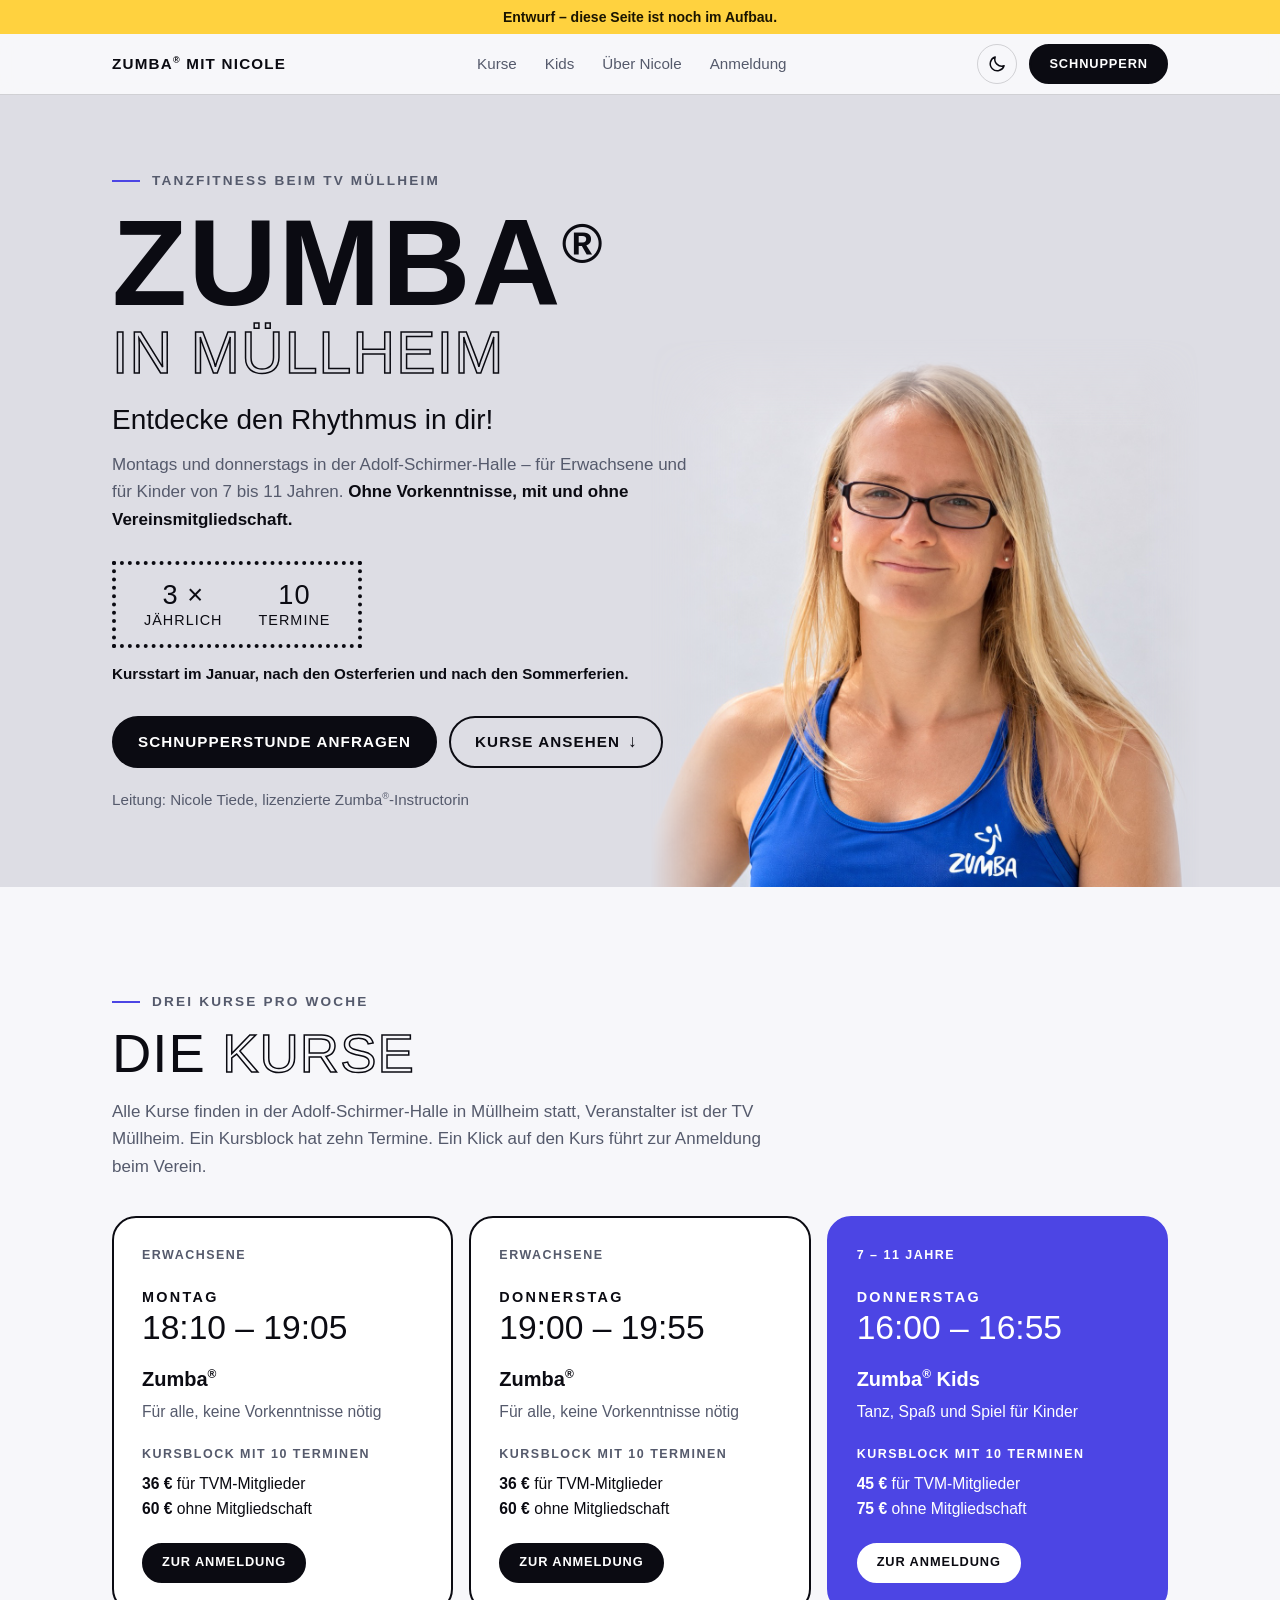
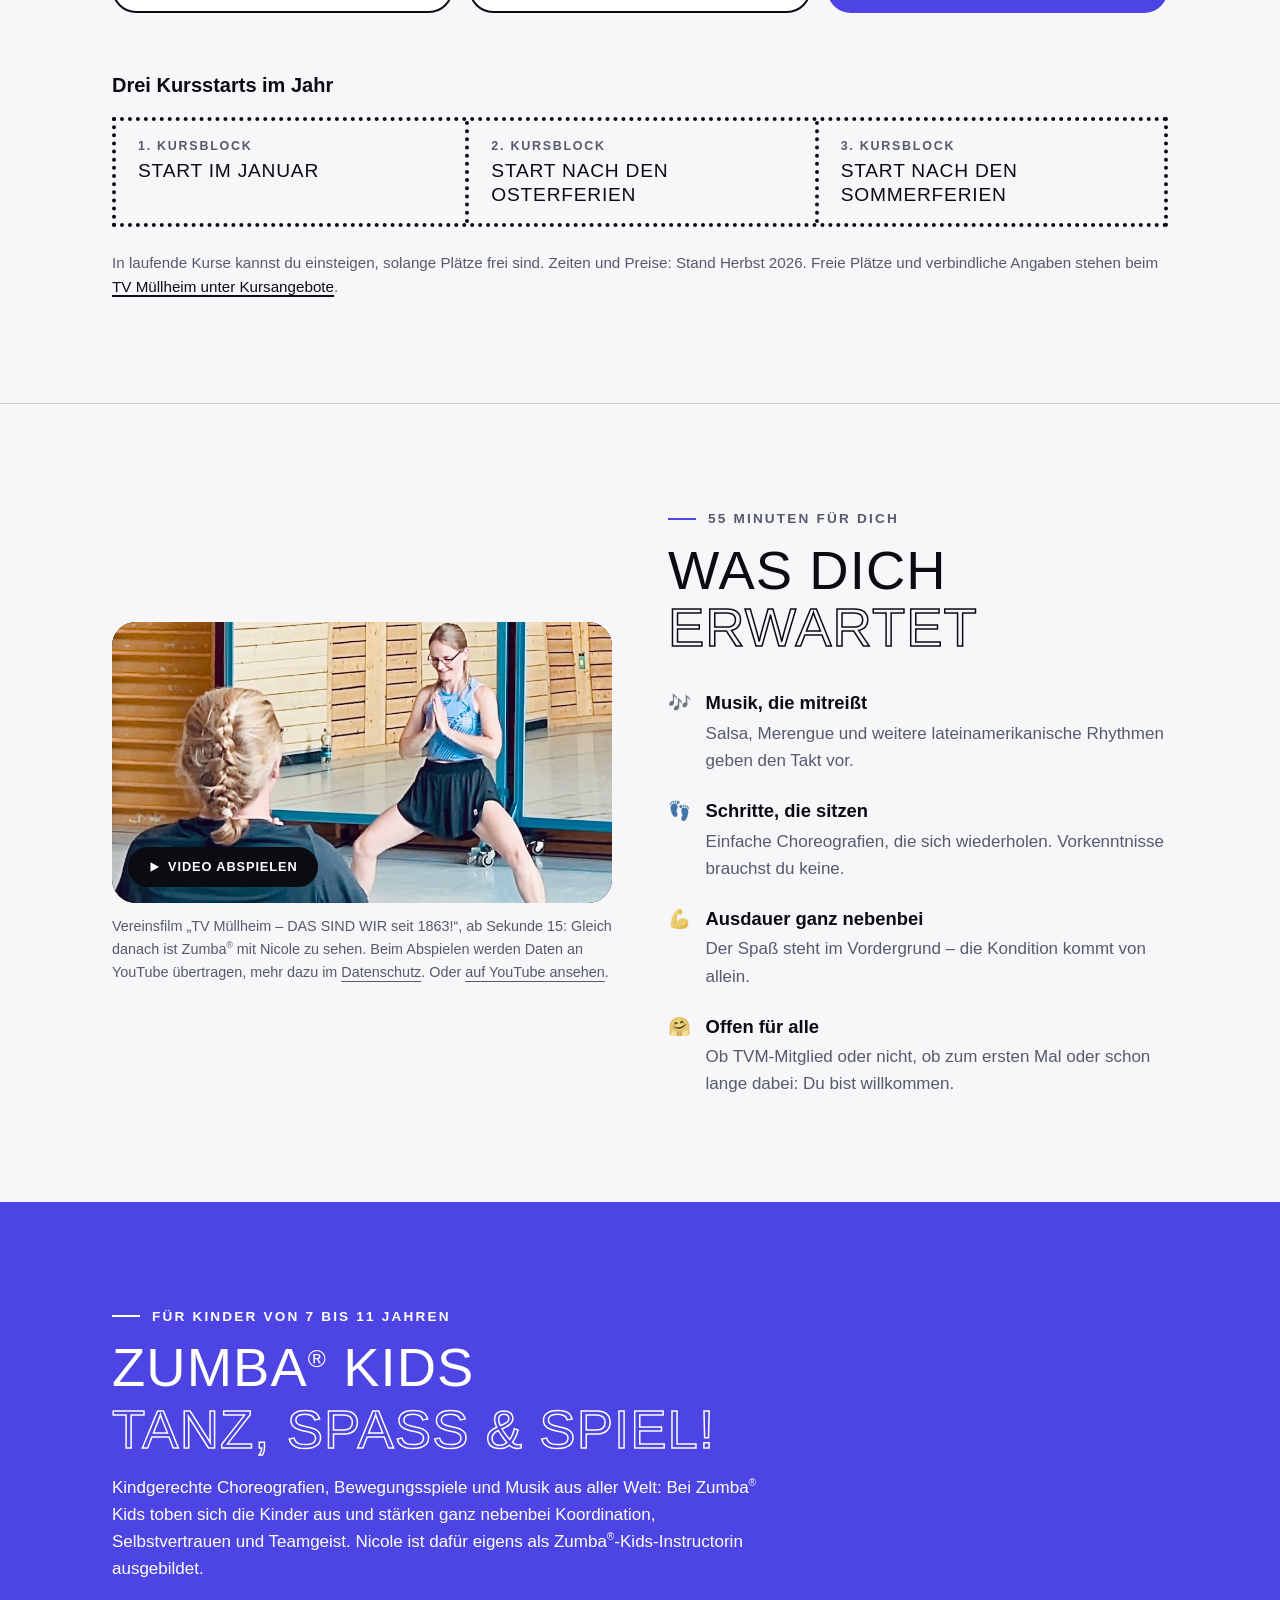
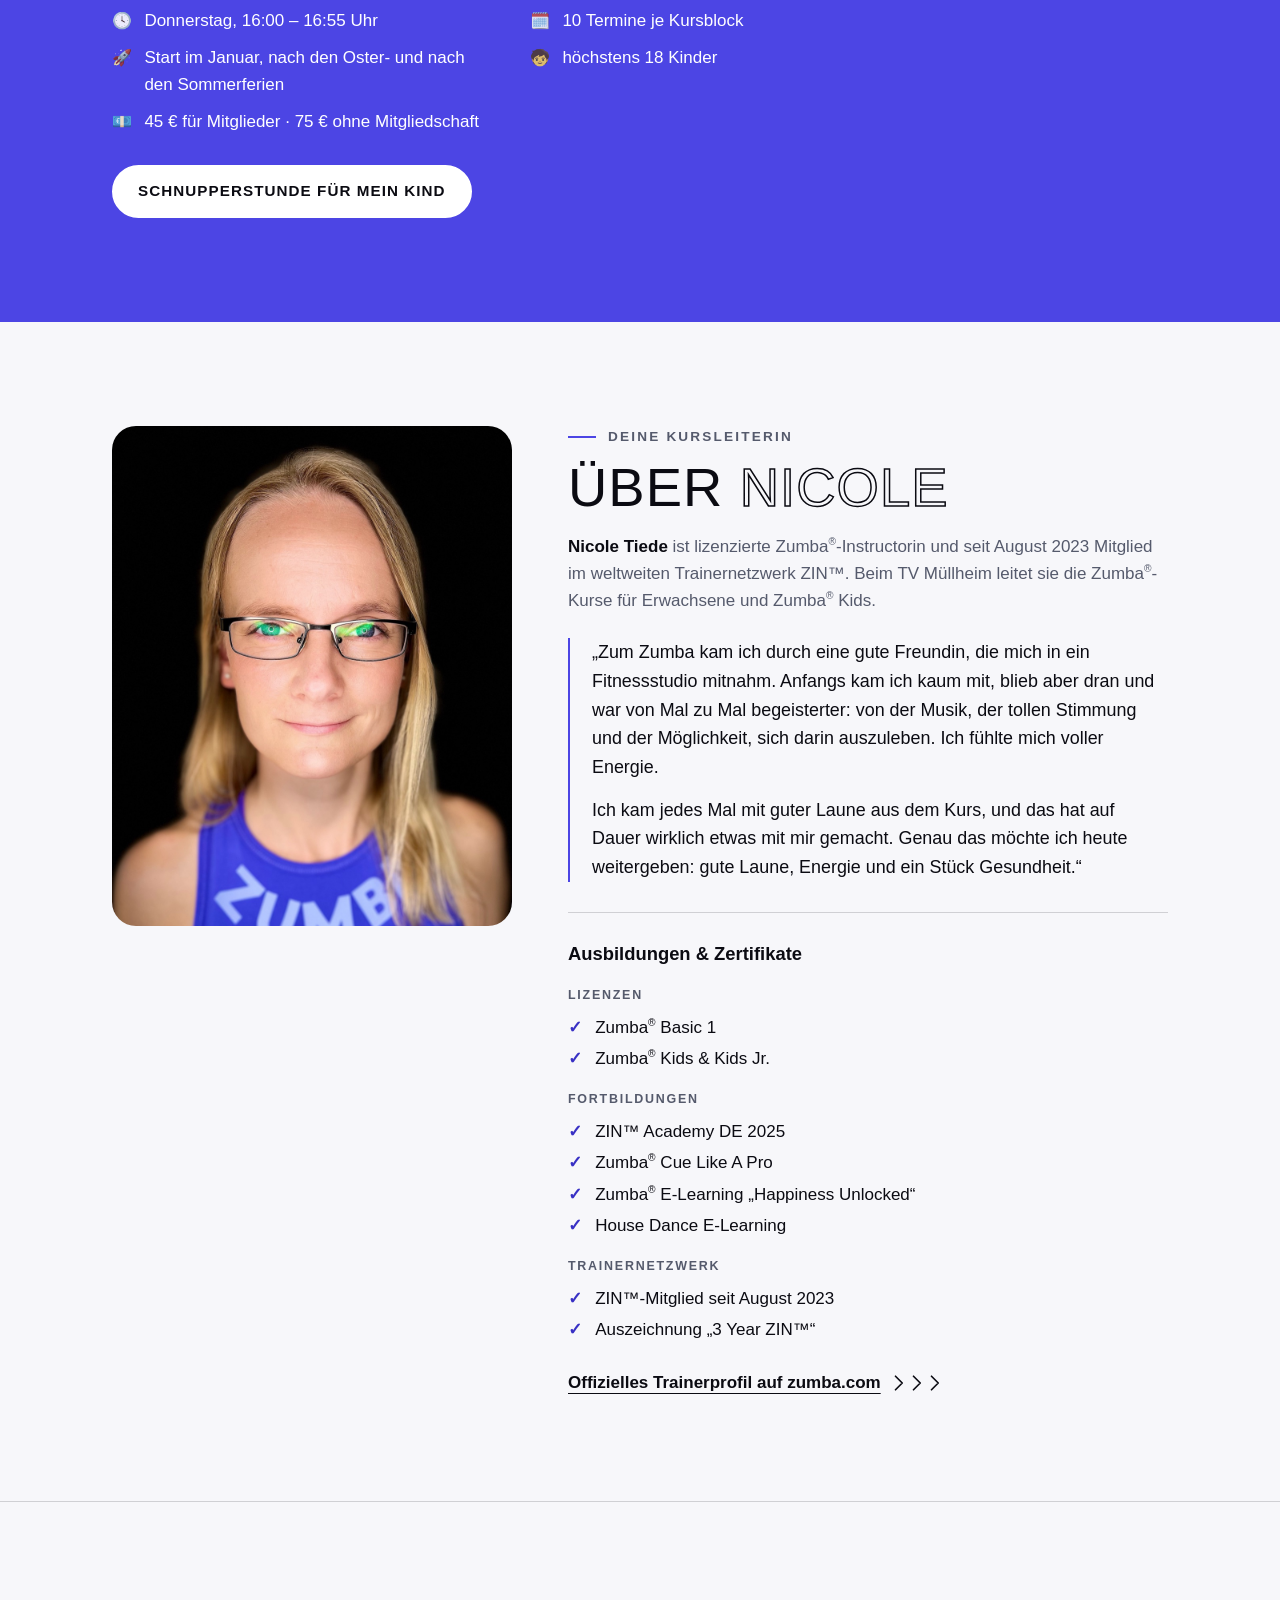
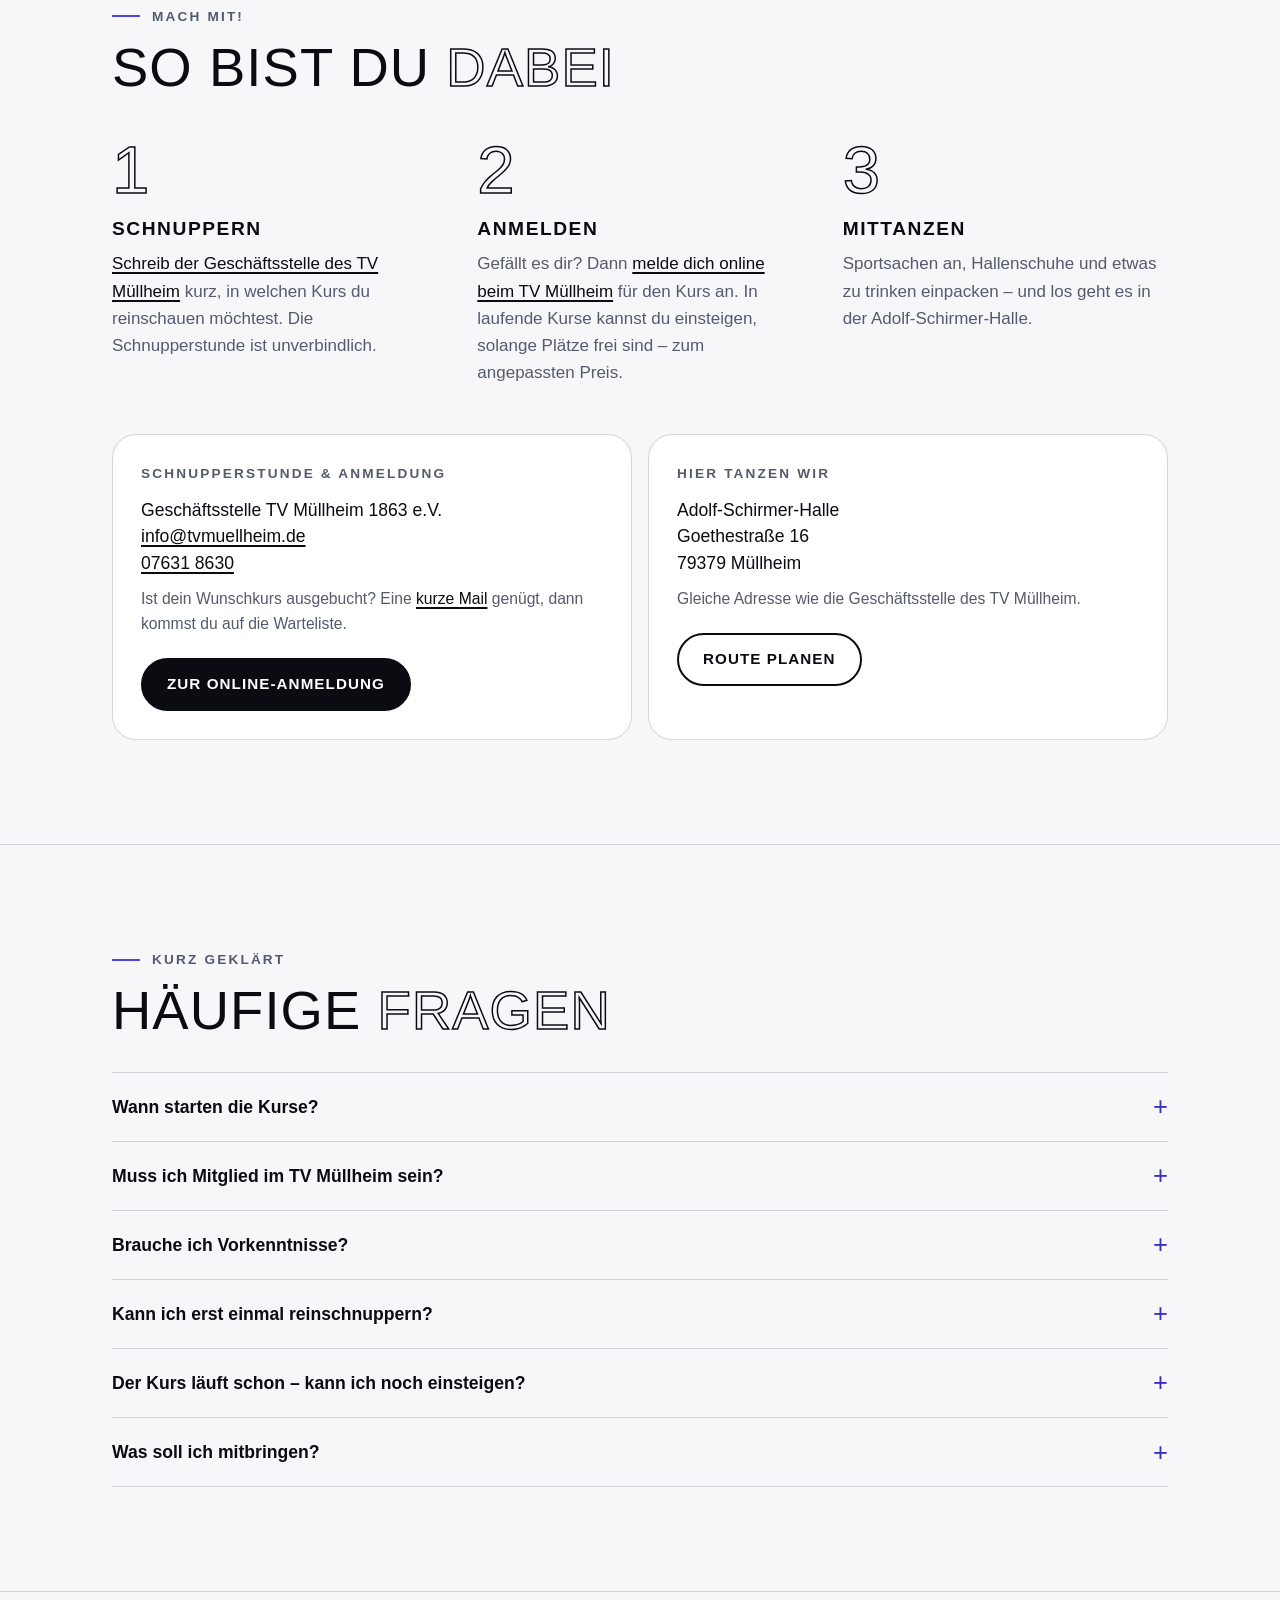
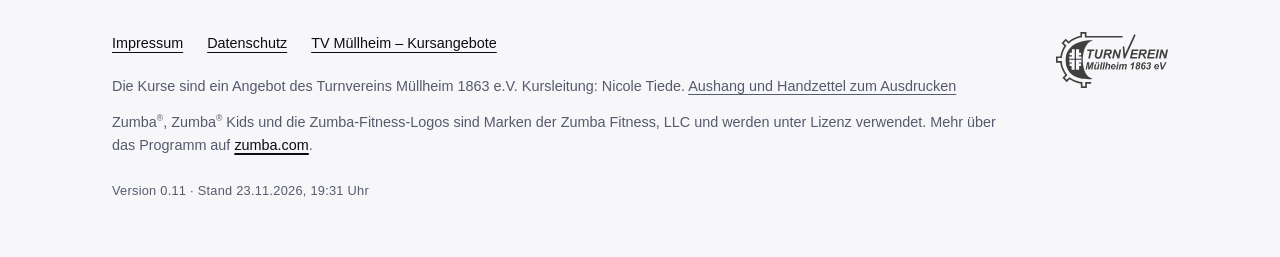
<file: docs/index.html>
<!doctype html>
<html lang="de">
<head>
  <meta charset="utf-8">
  <meta name="viewport" content="width=device-width, initial-scale=1">
  <title>Zumba in Müllheim mit Nicole Tiede – Kurse beim TV Müllheim</title>
  <meta name="description" content="Zumba® und Zumba® Kids in Müllheim: Tanzfitness mit Nicole Tiede beim TV Müllheim, montags und donnerstags in der Adolf-Schirmer-Halle. Kursstart im Januar, nach den Oster- und nach den Sommerferien. Ohne Vorkenntnisse, mit und ohne Mitgliedschaft.">
  <!-- ENTWURF: vor Veröffentlichung entfernen, damit Suchmaschinen die Seite aufnehmen -->
  <meta name="robots" content="noindex">
  <meta name="theme-color" content="#f7f7fa">
  <meta property="og:type" content="website">
  <meta property="og:locale" content="de_DE">
  <meta property="og:title" content="Zumba in Müllheim mit Nicole Tiede">
  <meta property="og:description" content="Entdecke den Rhythmus in dir! Zumba® und Zumba® Kids beim TV Müllheim – mit und ohne Mitgliedschaft.">
  <meta property="og:site_name" content="Zumba mit Nicole">
  <meta property="og:url" content="https://nicoletiede.github.io/">
  <meta property="og:image" content="https://nicoletiede.github.io/assets/img/og-zumba.jpg">
  <meta property="og:image:width" content="1200">
  <meta property="og:image:height" content="1200">
  <link rel="canonical" href="https://nicoletiede.github.io/">
  <link rel="icon" href="data:image/svg+xml,%3Csvg xmlns='http://www.w3.org/2000/svg' viewBox='0 0 64 64'%3E%3Crect width='64' height='64' rx='14'/%3E%3Cpath d='M14 18l14 14-14 14M34 18l14 14-14 14' fill='none' stroke='%23fff' stroke-width='6' stroke-linecap='round' stroke-linejoin='round'/%3E%3C/svg%3E">
  <!-- setzt die gemerkte Darstellung (hell/dunkel), bevor die Seite gezeichnet wird -->
  <script src="assets/js/theme.js"></script>
  <link rel="stylesheet" href="assets/css/style.css">
</head>
<body>

<svg width="0" height="0" style="position:absolute" aria-hidden="true" focusable="false">
  <symbol id="chev" viewBox="0 0 96 32">
    <path d="M8 4l12 12L8 28M40 4l12 12-12 12M72 4l12 12-12 12" fill="none" stroke="currentColor" stroke-width="3" stroke-linecap="round" stroke-linejoin="round"/>
  </symbol>
</svg>

<!-- ENTWURF: diese Leiste vor Veröffentlichung entfernen -->
<div class="draftbar">Entwurf – diese Seite ist noch im Aufbau.</div>

<header class="site-header">
  <div class="wrap">
    <a class="brand" href="#top">Zumba<sup>®</sup> mit Nicole</a>
    <nav class="nav" aria-label="Hauptnavigation">
      <a href="#kurse">Kurse</a>
      <a href="#kids">Kids</a>
      <a href="#nicole">Über Nicole</a>
      <a href="#anmeldung">Anmeldung</a>
    </nav>
    <div class="header-actions">
      <button class="theme-toggle" type="button" aria-label="Dunkle Darstellung einschalten">
        <svg class="icon-moon" viewBox="0 0 24 24" aria-hidden="true"><path d="M20.5 14.2A8.5 8.5 0 0 1 9.8 3.5a8.5 8.5 0 1 0 10.7 10.7z" fill="none" stroke="currentColor" stroke-width="1.8" stroke-linejoin="round"/></svg>
        <svg class="icon-sun" viewBox="0 0 24 24" aria-hidden="true"><circle cx="12" cy="12" r="4.2" fill="none" stroke="currentColor" stroke-width="1.8"/><path d="M12 2.5V5M12 19v2.5M2.5 12H5M19 12h2.5M5.3 5.3l1.8 1.8M16.9 16.9l1.8 1.8M5.3 18.7l1.8-1.8M16.9 7.1l1.8-1.8" fill="none" stroke="currentColor" stroke-width="1.8" stroke-linecap="round"/></svg>
      </button>
      <a class="btn btn--solid btn--small" href="#anmeldung">Schnuppern</a>
    </div>
  </div>
</header>

<main id="top">

  <section class="hero">
    <div class="wrap hero__inner">
      <div class="hero__text">
        <p class="eyebrow">Tanzfitness beim TV Müllheim</p>
        <h1>
          <span class="solid">Zumba<sup>®</sup></span>
          <span class="outline">in Müllheim</span>
        </h1>
        <p class="tagline">Entdecke den Rhythmus in dir!</p>
        <p class="lead">Montags und donnerstags in der Adolf-Schirmer-Halle – für Erwachsene und für Kinder von 7 bis 11 Jahren. <strong>Ohne Vorkenntnisse, mit und ohne Vereinsmitgliedschaft.</strong></p>
        <div class="facts" role="group" aria-label="Kursrhythmus">
          <div><b>3 ×</b><span>jährlich</span></div>
          <div><b>10</b><span>Termine</span></div>
        </div>
        <p class="starts">Kursstart im Januar, nach den Osterferien und nach den Sommerferien.</p>
        <div class="cta">
          <a class="btn btn--solid" href="mailto:info@tvmuellheim.de?subject=Schnupperstunde%20Zumba&amp;body=Hallo%2C%0D%0A%0D%0Aich%20m%C3%B6chte%20gern%20zu%20einer%20Schnupperstunde%20Zumba%20kommen.%0D%0A%0D%0AWunschkurs%20(Montag%2018%3A10%20oder%20Donnerstag%2019%3A00)%3A%20%0D%0AName%3A%20%0D%0A%0D%0AViele%20Gr%C3%BC%C3%9Fe">Schnupperstunde anfragen</a>
          <a class="btn btn--ghost" href="#kurse">Kurse ansehen<span class="btn__ico" aria-hidden="true">↓</span></a>
        </div>
        <p class="byline">Leitung: Nicole Tiede, lizenzierte Zumba<sup>®</sup>-Instructorin</p>
      </div>
      <div class="hero__media">
        <img class="theme-light" src="assets/img/nicole-hell.jpg" width="1200" height="1200" alt="Nicole Tiede im blauen Zumba-Top vor hellem Hintergrund">
        <img class="theme-dark" src="assets/img/nicole-dunkel.jpg" width="1000" height="1777" loading="lazy" alt="Nicole Tiede im blauen Zumba-Top vor schwarzem Hintergrund">
      </div>
    </div>
  </section>

  <section class="section" id="kurse">
    <div class="wrap">
      <p class="eyebrow">Drei Kurse pro Woche</p>
      <h2>Die <span class="outline">Kurse</span></h2>
      <p class="intro">Alle Kurse finden in der Adolf-Schirmer-Halle in Müllheim statt, Veranstalter ist der TV Müllheim. Ein Kursblock hat zehn Termine. Ein Klick auf den Kurs führt zur Anmeldung beim Verein.</p>

      <div class="courses">
        <article class="course">
          <p class="course__label">Erwachsene</p>
          <p class="course__day">Montag</p>
          <p class="course__time">18:10 – 19:05</p>
          <h3>Zumba<sup>®</sup></h3>
          <p class="course__meta">Für alle, keine Vorkenntnisse nötig</p>
          <p class="course__price"><span class="course__per">Kursblock mit 10 Terminen</span><b>36 €</b> für TVM-Mitglieder<br><b>60 €</b> ohne Mitgliedschaft</p>
          <a class="btn btn--solid btn--small course__action" href="https://www.tvmuellheim.de/kursangebote" rel="noopener" aria-label="Zur Anmeldung beim TV Müllheim: Zumba, Montag 18:10 Uhr">Zur Anmeldung</a>
        </article>

        <article class="course">
          <p class="course__label">Erwachsene</p>
          <p class="course__day">Donnerstag</p>
          <p class="course__time">19:00 – 19:55</p>
          <h3>Zumba<sup>®</sup></h3>
          <p class="course__meta">Für alle, keine Vorkenntnisse nötig</p>
          <p class="course__price"><span class="course__per">Kursblock mit 10 Terminen</span><b>36 €</b> für TVM-Mitglieder<br><b>60 €</b> ohne Mitgliedschaft</p>
          <a class="btn btn--solid btn--small course__action" href="https://www.tvmuellheim.de/kursangebote" rel="noopener" aria-label="Zur Anmeldung beim TV Müllheim: Zumba, Donnerstag 19:00 Uhr">Zur Anmeldung</a>
        </article>

        <article class="course course--kids">
          <p class="course__label">7 – 11 Jahre</p>
          <p class="course__day">Donnerstag</p>
          <p class="course__time">16:00 – 16:55</p>
          <h3>Zumba<sup>®</sup> Kids</h3>
          <p class="course__meta">Tanz, Spaß und Spiel für Kinder</p>
          <p class="course__price"><span class="course__per">Kursblock mit 10 Terminen</span><b>45 €</b> für TVM-Mitglieder<br><b>75 €</b> ohne Mitgliedschaft</p>
          <a class="btn btn--solid btn--small course__action" href="https://www.tvmuellheim.de/kursangebote" rel="noopener" aria-label="Zur Anmeldung beim TV Müllheim: Zumba Kids, Donnerstag 16:00 Uhr">Zur Anmeldung</a>
        </article>
      </div>

      <h3 class="subhead">Drei Kursstarts im Jahr</h3>
      <ol class="terms">
        <li><span>1. Kursblock</span><b>Start im Januar</b></li>
        <li><span>2. Kursblock</span><b>Start nach den Osterferien</b></li>
        <li><span>3. Kursblock</span><b>Start nach den Sommerferien</b></li>
      </ol>

      <p class="note">In laufende Kurse kannst du einsteigen, solange Plätze frei sind. Zeiten und Preise: Stand Herbst 2026. Freie Plätze und verbindliche Angaben stehen beim <a href="https://www.tvmuellheim.de/kursangebote" rel="noopener">TV Müllheim unter Kursangebote</a>.</p>
    </div>
  </section>

  <section class="section section--line" id="erwartet">
    <div class="wrap split">
      <figure class="video">
        <div class="video__frame">
          <!-- YouTube wird erst beim Klick geladen (assets/js/video.js); ohne Skript führt der Link zu YouTube -->
          <a class="video__start" href="https://www.youtube.com/watch?v=Nve5sEGCsKg&amp;t=15s" rel="noopener" data-video="Nve5sEGCsKg" data-start="15" data-title="Video: TV Müllheim – DAS SIND WIR seit 1863!" aria-label="Video abspielen: Vereinsfilm des TV Müllheim, ab Sekunde 15">
            <img src="assets/img/kurs-halle.jpg" width="936" height="572" loading="lazy" alt="Nicole tanzt in der Sporthalle vor der Spiegelwand, im Vordergrund eine Teilnehmerin von hinten">
            <span class="btn btn--solid btn--small video__btn"><svg viewBox="0 0 12 12" width="12" height="12" aria-hidden="true"><path d="M2.5 1.2v9.6L11 6z" fill="currentColor"/></svg>Video abspielen</span>
          </a>
        </div>
        <figcaption>Vereinsfilm „TV Müllheim – DAS SIND WIR seit 1863!“, ab Sekunde 15: Gleich danach ist Zumba<sup>®</sup> mit Nicole zu sehen. Beim Abspielen werden Daten an YouTube übertragen, mehr dazu im <a href="datenschutz.html#video">Datenschutz</a>. Oder <a href="https://www.youtube.com/watch?v=Nve5sEGCsKg&amp;t=15s" rel="noopener">auf YouTube ansehen</a>.</figcaption>
      </figure>
      <div>
        <p class="eyebrow">55 Minuten für dich</p>
        <h2>Was dich <span class="outline">erwartet</span></h2>
        <ul class="points">
          <li>
            <span class="ico" aria-hidden="true">🎶</span>
            <div>
              <h3>Musik, die mitreißt</h3>
              <p>Salsa, Merengue und weitere lateinamerikanische Rhythmen geben den Takt vor.</p>
            </div>
          </li>
          <li>
            <span class="ico" aria-hidden="true">👣</span>
            <div>
              <h3>Schritte, die sitzen</h3>
              <p>Einfache Choreografien, die sich wiederholen. Vorkenntnisse brauchst du keine.</p>
            </div>
          </li>
          <li>
            <span class="ico" aria-hidden="true">💪</span>
            <div>
              <h3>Ausdauer ganz nebenbei</h3>
              <p>Der Spaß steht im Vordergrund – die Kondition kommt von allein.</p>
            </div>
          </li>
          <li>
            <span class="ico" aria-hidden="true">🤗</span>
            <div>
              <h3>Offen für alle</h3>
              <p>Ob TVM-Mitglied oder nicht, ob zum ersten Mal oder schon lange dabei: Du bist willkommen.</p>
            </div>
          </li>
        </ul>
      </div>
    </div>
  </section>

  <section class="section kids" id="kids">
    <div class="wrap">
      <p class="eyebrow">Für Kinder von 7 bis 11 Jahren</p>
      <h2>Zumba<sup>®</sup> Kids <span class="outline">Tanz, Spaß &amp; Spiel!</span></h2>
      <p class="intro">Kindgerechte Choreografien, Bewegungsspiele und Musik aus aller Welt: Bei Zumba<sup>®</sup> Kids toben sich die Kinder aus und stärken ganz nebenbei Koordination, Selbstvertrauen und Teamgeist. Nicole ist dafür eigens als Zumba<sup>®</sup>-Kids-Instructorin ausgebildet.</p>
      <ul class="icon-list">
        <li><span class="ico" aria-hidden="true">🕓</span><span>Donnerstag, 16:00 – 16:55 Uhr</span></li>
        <li><span class="ico" aria-hidden="true">🗓️</span><span>10 Termine je Kursblock</span></li>
        <li><span class="ico" aria-hidden="true">🚀</span><span>Start im Januar, nach den Oster- und nach den Sommerferien</span></li>
        <li><span class="ico" aria-hidden="true">🧒</span><span>höchstens 18 Kinder</span></li>
        <li><span class="ico" aria-hidden="true">💶</span><span>45 € für Mitglieder · 75 € ohne Mitgliedschaft</span></li>
      </ul>
      <div class="cta">
        <a class="btn btn--solid" href="mailto:info@tvmuellheim.de?subject=Schnupperstunde%20Zumba%20Kids&amp;body=Hallo%2C%0D%0A%0D%0Amein%20Kind%20m%C3%B6chte%20gern%20zu%20einer%20Schnupperstunde%20Zumba%20Kids%20kommen.%0D%0A%0D%0AName%20und%20Alter%20des%20Kindes%3A%20%0D%0A%0D%0AViele%20Gr%C3%BC%C3%9Fe">Schnupperstunde für mein Kind</a>
      </div>
    </div>
  </section>

  <section class="section" id="nicole">
    <div class="wrap split split--narrow-media">
      <div>
        <img class="photo photo--tall theme-light" src="assets/img/nicole-dunkel.jpg" width="1000" height="1777" loading="lazy" alt="Porträt von Nicole Tiede im blauen Zumba-Top">
        <img class="photo theme-dark" src="assets/img/nicole-hell.jpg" width="1200" height="1200" loading="lazy" alt="Porträt von Nicole Tiede im blauen Zumba-Top">
      </div>
      <div class="about__text">
        <p class="eyebrow">Deine Kursleiterin</p>
        <h2>Über <span class="outline">Nicole</span></h2>
        <p class="intro"><strong>Nicole Tiede</strong> ist lizenzierte Zumba<sup>®</sup>-Instructorin und seit August 2023 Mitglied im weltweiten Trainernetzwerk ZIN™. Beim TV Müllheim leitet sie die Zumba<sup>®</sup>-Kurse für Erwachsene und Zumba<sup>®</sup> Kids.</p>
        <blockquote class="quote">
          <p>„Zum Zumba kam ich durch eine gute Freundin, die mich in ein Fitnessstudio mitnahm. Anfangs kam ich kaum mit, blieb aber dran und war von Mal zu Mal begeisterter: von der Musik, der tollen Stimmung und der Möglichkeit, sich darin auszuleben. Ich fühlte mich voller Energie.</p>
          <p>Ich kam jedes Mal mit guter Laune aus dem Kurs, und das hat auf Dauer wirklich etwas mit mir gemacht. Genau das möchte ich heute weitergeben: gute Laune, Energie und ein Stück Gesundheit.“</p>
        </blockquote>

        <div class="quals">
          <h3>Ausbildungen &amp; Zertifikate</h3>
          <p class="quals__label">Lizenzen</p>
          <ul class="checks">
            <li>Zumba<sup>®</sup> Basic 1</li>
            <li>Zumba<sup>®</sup> Kids &amp; Kids Jr.</li>
          </ul>
          <p class="quals__label">Fortbildungen</p>
          <ul class="checks">
            <li>ZIN™ Academy DE 2025</li>
            <li>Zumba<sup>®</sup> Cue Like A Pro</li>
            <li>Zumba<sup>®</sup> E-Learning „Happiness Unlocked“</li>
            <li>House Dance E-Learning</li>
          </ul>
          <p class="quals__label">Trainernetzwerk</p>
          <ul class="checks">
            <li>ZIN™-Mitglied seit August 2023</li>
            <li>Auszeichnung „3 Year ZIN™“</li>
          </ul>
        </div>

        <a class="textlink" href="https://www.zumba.com/de-DE/p/niti/2502558" rel="noopener">Offizielles Trainerprofil auf zumba.com <svg class="chev" aria-hidden="true"><use href="#chev"/></svg></a>
      </div>
    </div>
  </section>

  <section class="section section--line" id="anmeldung">
    <div class="wrap">
      <p class="eyebrow">Mach mit!</p>
      <h2>So bist du <span class="outline">dabei</span></h2>

      <ol class="steps">
        <li>
          <h3>Schnuppern</h3>
          <p><a href="mailto:info@tvmuellheim.de?subject=Schnupperstunde%20Zumba&amp;body=Hallo%2C%0D%0A%0D%0Aich%20m%C3%B6chte%20gern%20zu%20einer%20Schnupperstunde%20Zumba%20kommen.%0D%0A%0D%0AWunschkurs%20(Montag%2018%3A10%20oder%20Donnerstag%2019%3A00)%3A%20%0D%0AName%3A%20%0D%0A%0D%0AViele%20Gr%C3%BC%C3%9Fe">Schreib der Geschäftsstelle des TV Müllheim</a> kurz, in welchen Kurs du reinschauen möchtest. Die Schnupperstunde ist unverbindlich.</p>
        </li>
        <li>
          <h3>Anmelden</h3>
          <p>Gefällt es dir? Dann <a href="https://www.tvmuellheim.de/kursangebote" rel="noopener">melde dich online beim TV Müllheim</a> für den Kurs an. In laufende Kurse kannst du einsteigen, solange Plätze frei sind – zum angepassten Preis.</p>
        </li>
        <li>
          <h3>Mittanzen</h3>
          <p>Sportsachen an, Hallenschuhe und etwas zu trinken einpacken – und los geht es in der Adolf-Schirmer-Halle.</p>
        </li>
      </ol>

      <div class="cards">
        <div class="card">
          <h3>Schnupperstunde &amp; Anmeldung</h3>
          <address>
            Geschäftsstelle TV Müllheim 1863 e.V.<br>
            <a href="mailto:info@tvmuellheim.de?subject=Schnupperstunde%20Zumba">info@tvmuellheim.de</a><br>
            <a href="tel:+4976318630">07631 8630</a>
          </address>
          <p>Ist dein Wunschkurs ausgebucht? Eine <a href="mailto:info@tvmuellheim.de?subject=Warteliste%20Zumba&amp;body=Hallo%2C%0D%0A%0D%0Amein%20Wunschkurs%20ist%20ausgebucht.%20Bitte%20setzt%20mich%20auf%20die%20Warteliste.%0D%0A%0D%0AKurs%20(Montag%2018%3A10%2C%20Donnerstag%2019%3A00%20oder%20Zumba%20Kids%20Donnerstag%2016%3A00)%3A%20%0D%0AName%3A%20%0D%0A%0D%0AViele%20Gr%C3%BC%C3%9Fe">kurze Mail</a> genügt, dann kommst du auf die Warteliste.</p>
          <div class="cta">
            <a class="btn btn--solid" href="https://www.tvmuellheim.de/kursangebote" rel="noopener">Zur Online-Anmeldung</a>
          </div>
        </div>
        <div class="card">
          <h3>Hier tanzen wir</h3>
          <address>
            Adolf-Schirmer-Halle<br>
            Goethestraße 16<br>
            79379 Müllheim
          </address>
          <p>Gleiche Adresse wie die Geschäftsstelle des TV Müllheim.</p>
          <div class="cta">
            <a class="btn btn--ghost" href="https://www.google.com/maps/search/?api=1&amp;query=Adolf-Schirmer-Halle%2C%20Goethestra%C3%9Fe%2016%2C%2079379%20M%C3%BCllheim" rel="noopener">Route planen</a>
          </div>
        </div>
      </div>
    </div>
  </section>

  <section class="section section--line" id="fragen">
    <div class="wrap">
      <p class="eyebrow">Kurz geklärt</p>
      <h2>Häufige <span class="outline">Fragen</span></h2>
      <div class="faq">
        <details>
          <summary>Wann starten die Kurse?</summary>
          <p>Dreimal im Jahr: im Januar, nach den Osterferien und nach den Sommerferien. Jeder Kursblock hat zehn Termine. In laufende Kurse kannst du einsteigen, solange Plätze frei sind.</p>
        </details>
        <details>
          <summary>Muss ich Mitglied im TV Müllheim sein?</summary>
          <p>Nein, die Kurse sind offen für alle. Mitglieder zahlen eine ermäßigte Kursgebühr. Wer kein Mitglied ist, ist in den Kursstunden über den Verein sportversichert.</p>
        </details>
        <details>
          <summary>Brauche ich Vorkenntnisse?</summary>
          <p>Nein. Die Choreografien sind einfach aufgebaut und wiederholen sich – nach ein paar Liedern bist du drin.</p>
        </details>
        <details>
          <summary>Kann ich erst einmal reinschnuppern?</summary>
          <p>Ja. Eine unverbindliche Schnupperstunde ist jederzeit möglich: Eine <a href="mailto:info@tvmuellheim.de?subject=Schnupperstunde%20Zumba&amp;body=Hallo%2C%0D%0A%0D%0Aich%20m%C3%B6chte%20gern%20zu%20einer%20Schnupperstunde%20Zumba%20kommen.%0D%0A%0D%0AWunschkurs%20(Montag%2018%3A10%20oder%20Donnerstag%2019%3A00)%3A%20%0D%0AName%3A%20%0D%0A%0D%0AViele%20Gr%C3%BC%C3%9Fe">kurze Mail an die Geschäftsstelle des TV Müllheim</a> genügt.</p>
        </details>
        <details>
          <summary>Der Kurs läuft schon – kann ich noch einsteigen?</summary>
          <p>Ja, solange Plätze frei sind. Die Kursgebühr wird dann entsprechend angepasst.</p>
        </details>
        <details>
          <summary>Was soll ich mitbringen?</summary>
          <p>Bequeme Sportkleidung, saubere Hallenschuhe und etwas zu trinken. Ein Handtuch ist praktisch, aber kein Muss.</p>
        </details>
      </div>
    </div>
  </section>

</main>

<footer class="site-footer">
  <div class="wrap">
    <nav aria-label="Rechtliches">
      <a href="impressum.html">Impressum</a>
      <a href="datenschutz.html">Datenschutz</a>
      <a href="https://www.tvmuellheim.de/kursangebote" rel="noopener">TV Müllheim – Kursangebote</a>
    </nav>
    <a class="tvm" href="https://www.tvmuellheim.de/" rel="noopener"><img src="assets/img/tvm-logo.svg" width="1323" height="654" loading="lazy" alt="Turnverein Müllheim 1863 e.V."></a>
    <p>Die Kurse sind ein Angebot des Turnvereins Müllheim 1863 e.V. Kursleitung: Nicole Tiede. <a class="quiet" href="material.html">Aushang und Handzettel zum Ausdrucken</a></p>
    <p>Zumba<sup>®</sup>, Zumba<sup>®</sup> Kids und die Zumba-Fitness-Logos sind Marken der Zumba Fitness, LLC und werden unter Lizenz verwendet. Mehr über das Programm auf <a href="https://www.zumba.com/de-DE" rel="noopener">zumba.com</a>.</p>
    <!-- Versionszeile: bei jeder Änderung der Seite Nummer und Zeit anpassen (siehe README) -->
    <p class="version">Version 0.11 · Stand <time datetime="2026-11-23T19:31+01:00">23.11.2026, 19:31 Uhr</time></p>
  </div>
</footer>

<script src="assets/js/video.js"></script>
</body>
</html>
</file>
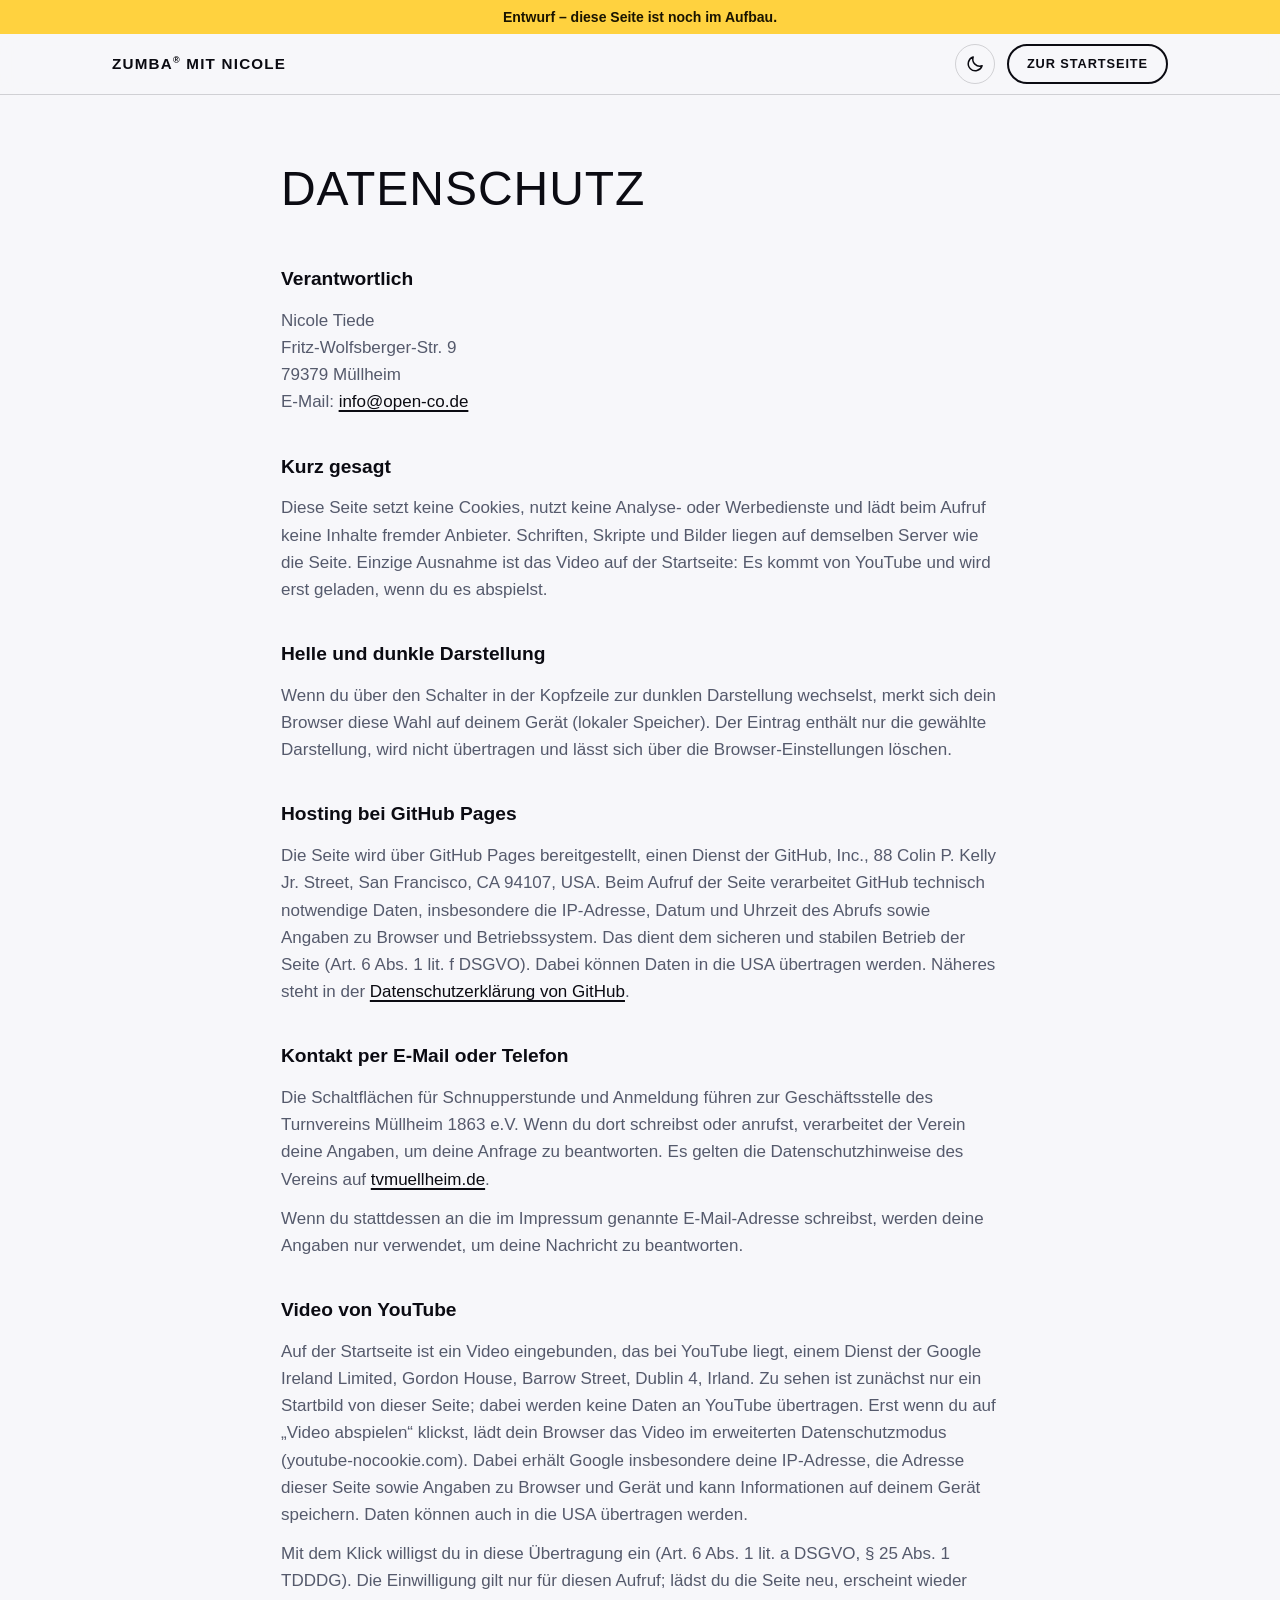
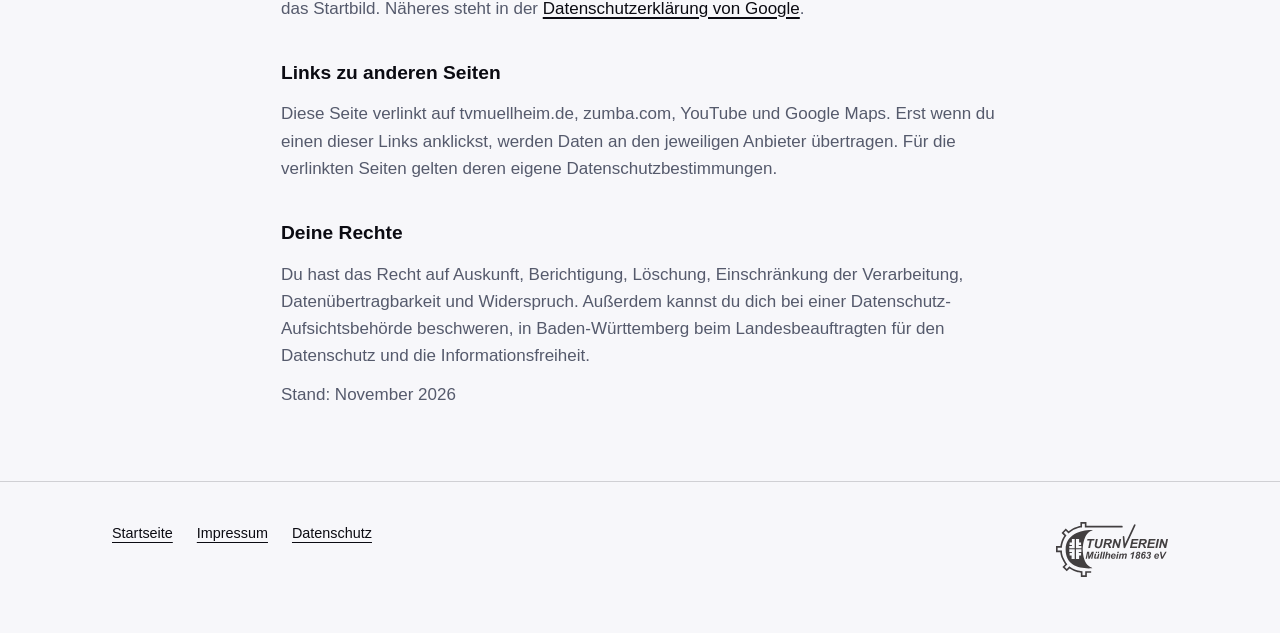
<file: docs/datenschutz.html>
<!doctype html>
<html lang="de">
<head>
  <meta charset="utf-8">
  <meta name="viewport" content="width=device-width, initial-scale=1">
  <title>Datenschutz – Zumba in Müllheim mit Nicole Tiede</title>
  <meta name="robots" content="noindex">
  <meta name="theme-color" content="#f7f7fa">
  <script src="assets/js/theme.js"></script>
  <link rel="stylesheet" href="assets/css/style.css">
</head>
<body>

<!-- ENTWURF: diese Leiste vor Veröffentlichung entfernen -->
<div class="draftbar">Entwurf – diese Seite ist noch im Aufbau.</div>

<header class="site-header">
  <div class="wrap">
    <a class="brand" href="index.html">Zumba<sup>®</sup> mit Nicole</a>
    <div class="header-actions">
      <button class="theme-toggle" type="button" aria-label="Dunkle Darstellung einschalten">
        <svg class="icon-moon" viewBox="0 0 24 24" aria-hidden="true"><path d="M20.5 14.2A8.5 8.5 0 0 1 9.8 3.5a8.5 8.5 0 1 0 10.7 10.7z" fill="none" stroke="currentColor" stroke-width="1.8" stroke-linejoin="round"/></svg>
        <svg class="icon-sun" viewBox="0 0 24 24" aria-hidden="true"><circle cx="12" cy="12" r="4.2" fill="none" stroke="currentColor" stroke-width="1.8"/><path d="M12 2.5V5M12 19v2.5M2.5 12H5M19 12h2.5M5.3 5.3l1.8 1.8M16.9 16.9l1.8 1.8M5.3 18.7l1.8-1.8M16.9 7.1l1.8-1.8" fill="none" stroke="currentColor" stroke-width="1.8" stroke-linecap="round"/></svg>
      </button>
      <a class="btn btn--ghost btn--small" href="index.html">Zur Startseite</a>
    </div>
  </div>
</header>

<main class="wrap legal">
  <h1>Datenschutz</h1>

  <h2>Verantwortlich</h2>
  <p>
    Nicole Tiede<br>
    Fritz-Wolfsberger-Str. 9<br>
    79379 Müllheim<br>
    E-Mail: <a href="mailto:info@open-co.de">info@open-co.de</a>
  </p>

  <h2>Kurz gesagt</h2>
  <p>Diese Seite setzt keine Cookies, nutzt keine Analyse- oder Werbedienste und lädt beim Aufruf keine Inhalte fremder Anbieter. Schriften, Skripte und Bilder liegen auf demselben Server wie die Seite. Einzige Ausnahme ist das Video auf der Startseite: Es kommt von YouTube und wird erst geladen, wenn du es abspielst.</p>

  <h2>Helle und dunkle Darstellung</h2>
  <p>Wenn du über den Schalter in der Kopfzeile zur dunklen Darstellung wechselst, merkt sich dein Browser diese Wahl auf deinem Gerät (lokaler Speicher). Der Eintrag enthält nur die gewählte Darstellung, wird nicht übertragen und lässt sich über die Browser-Einstellungen löschen.</p>

  <h2>Hosting bei GitHub Pages</h2>
  <p>Die Seite wird über GitHub Pages bereitgestellt, einen Dienst der GitHub, Inc., 88 Colin P. Kelly Jr. Street, San Francisco, CA 94107, USA. Beim Aufruf der Seite verarbeitet GitHub technisch notwendige Daten, insbesondere die IP-Adresse, Datum und Uhrzeit des Abrufs sowie Angaben zu Browser und Betriebssystem. Das dient dem sicheren und stabilen Betrieb der Seite (Art. 6 Abs. 1 lit. f DSGVO). Dabei können Daten in die USA übertragen werden. Näheres steht in der <a href="https://docs.github.com/de/site-policy/privacy-policies/github-general-privacy-statement" rel="noopener">Datenschutzerklärung von GitHub</a>.</p>

  <h2>Kontakt per E-Mail oder Telefon</h2>
  <p>Die Schaltflächen für Schnupperstunde und Anmeldung führen zur Geschäftsstelle des Turnvereins Müllheim 1863 e.V. Wenn du dort schreibst oder anrufst, verarbeitet der Verein deine Angaben, um deine Anfrage zu beantworten. Es gelten die Datenschutzhinweise des Vereins auf <a href="https://www.tvmuellheim.de" rel="noopener">tvmuellheim.de</a>.</p>
  <p>Wenn du stattdessen an die im Impressum genannte E-Mail-Adresse schreibst, werden deine Angaben nur verwendet, um deine Nachricht zu beantworten.</p>

  <h2 id="video">Video von YouTube</h2>
  <p>Auf der Startseite ist ein Video eingebunden, das bei YouTube liegt, einem Dienst der Google Ireland Limited, Gordon House, Barrow Street, Dublin 4, Irland. Zu sehen ist zunächst nur ein Startbild von dieser Seite; dabei werden keine Daten an YouTube übertragen. Erst wenn du auf „Video abspielen“ klickst, lädt dein Browser das Video im erweiterten Datenschutzmodus (youtube-nocookie.com). Dabei erhält Google insbesondere deine IP-Adresse, die Adresse dieser Seite sowie Angaben zu Browser und Gerät und kann Informationen auf deinem Gerät speichern. Daten können auch in die USA übertragen werden.</p>
  <p>Mit dem Klick willigst du in diese Übertragung ein (Art. 6 Abs. 1 lit. a DSGVO, § 25 Abs. 1 TDDDG). Die Einwilligung gilt nur für diesen Aufruf; lädst du die Seite neu, erscheint wieder das Startbild. Näheres steht in der <a href="https://policies.google.com/privacy?hl=de" rel="noopener">Datenschutzerklärung von Google</a>.</p>

  <h2>Links zu anderen Seiten</h2>
  <p>Diese Seite verlinkt auf tvmuellheim.de, zumba.com, YouTube und Google Maps. Erst wenn du einen dieser Links anklickst, werden Daten an den jeweiligen Anbieter übertragen. Für die verlinkten Seiten gelten deren eigene Datenschutzbestimmungen.</p>

  <h2>Deine Rechte</h2>
  <p>Du hast das Recht auf Auskunft, Berichtigung, Löschung, Einschränkung der Verarbeitung, Datenübertragbarkeit und Widerspruch. Außerdem kannst du dich bei einer Datenschutz-Aufsichtsbehörde beschweren, in Baden-Württemberg beim Landesbeauftragten für den Datenschutz und die Informationsfreiheit.</p>

  <p>Stand: November 2026</p>
</main>

<footer class="site-footer">
  <div class="wrap">
    <nav aria-label="Rechtliches">
      <a href="index.html">Startseite</a>
      <a href="impressum.html">Impressum</a>
      <a href="datenschutz.html">Datenschutz</a>
    </nav>
    <a class="tvm" href="https://www.tvmuellheim.de/" rel="noopener"><img src="assets/img/tvm-logo.svg" width="1323" height="654" loading="lazy" alt="Turnverein Müllheim 1863 e.V."></a>
  </div>
</footer>

</body>
</html>
</file>
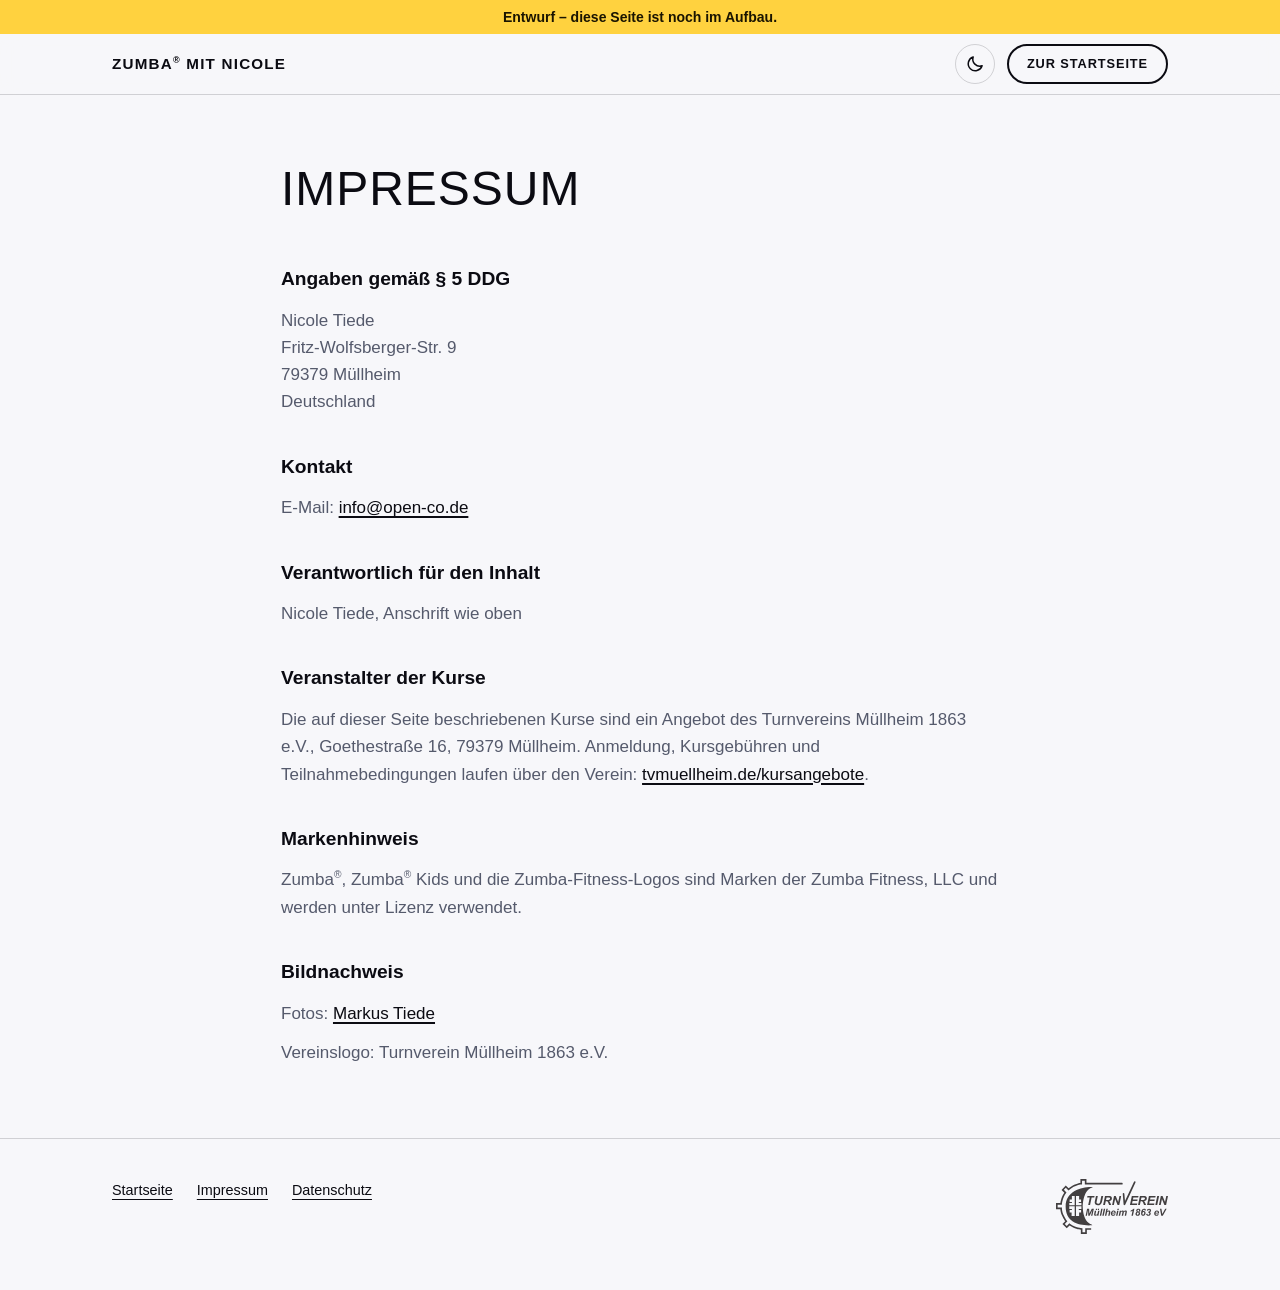
<file: docs/impressum.html>
<!doctype html>
<html lang="de">
<head>
  <meta charset="utf-8">
  <meta name="viewport" content="width=device-width, initial-scale=1">
  <title>Impressum – Zumba in Müllheim mit Nicole Tiede</title>
  <meta name="robots" content="noindex">
  <meta name="theme-color" content="#f7f7fa">
  <script src="assets/js/theme.js"></script>
  <link rel="stylesheet" href="assets/css/style.css">
</head>
<body>

<!-- ENTWURF: diese Leiste vor Veröffentlichung entfernen -->
<div class="draftbar">Entwurf – diese Seite ist noch im Aufbau.</div>

<header class="site-header">
  <div class="wrap">
    <a class="brand" href="index.html">Zumba<sup>®</sup> mit Nicole</a>
    <div class="header-actions">
      <button class="theme-toggle" type="button" aria-label="Dunkle Darstellung einschalten">
        <svg class="icon-moon" viewBox="0 0 24 24" aria-hidden="true"><path d="M20.5 14.2A8.5 8.5 0 0 1 9.8 3.5a8.5 8.5 0 1 0 10.7 10.7z" fill="none" stroke="currentColor" stroke-width="1.8" stroke-linejoin="round"/></svg>
        <svg class="icon-sun" viewBox="0 0 24 24" aria-hidden="true"><circle cx="12" cy="12" r="4.2" fill="none" stroke="currentColor" stroke-width="1.8"/><path d="M12 2.5V5M12 19v2.5M2.5 12H5M19 12h2.5M5.3 5.3l1.8 1.8M16.9 16.9l1.8 1.8M5.3 18.7l1.8-1.8M16.9 7.1l1.8-1.8" fill="none" stroke="currentColor" stroke-width="1.8" stroke-linecap="round"/></svg>
      </button>
      <a class="btn btn--ghost btn--small" href="index.html">Zur Startseite</a>
    </div>
  </div>
</header>

<main class="wrap legal">
  <h1>Impressum</h1>

  <h2>Angaben gemäß § 5 DDG</h2>
  <p>
    Nicole Tiede<br>
    Fritz-Wolfsberger-Str. 9<br>
    79379 Müllheim<br>
    Deutschland
  </p>

  <h2>Kontakt</h2>
  <p>E-Mail: <a href="mailto:info@open-co.de">info@open-co.de</a></p>

  <h2>Verantwortlich für den Inhalt</h2>
  <p>Nicole Tiede, Anschrift wie oben</p>

  <h2>Veranstalter der Kurse</h2>
  <p>Die auf dieser Seite beschriebenen Kurse sind ein Angebot des Turnvereins Müllheim 1863 e.V., Goethestraße 16, 79379 Müllheim. Anmeldung, Kursgebühren und Teilnahmebedingungen laufen über den Verein: <a href="https://www.tvmuellheim.de/kursangebote" rel="noopener">tvmuellheim.de/kursangebote</a>.</p>

  <h2>Markenhinweis</h2>
  <p>Zumba<sup>®</sup>, Zumba<sup>®</sup> Kids und die Zumba-Fitness-Logos sind Marken der Zumba Fitness, LLC und werden unter Lizenz verwendet.</p>

  <h2>Bildnachweis</h2>
  <p>Fotos: <a href="https://markustiede.github.io/about/" rel="noopener">Markus Tiede</a></p>
  <p>Vereinslogo: Turnverein Müllheim 1863 e.V.</p>
</main>

<footer class="site-footer">
  <div class="wrap">
    <nav aria-label="Rechtliches">
      <a href="index.html">Startseite</a>
      <a href="impressum.html">Impressum</a>
      <a href="datenschutz.html">Datenschutz</a>
    </nav>
    <a class="tvm" href="https://www.tvmuellheim.de/" rel="noopener"><img src="assets/img/tvm-logo.svg" width="1323" height="654" loading="lazy" alt="Turnverein Müllheim 1863 e.V."></a>
  </div>
</footer>

</body>
</html>
</file>
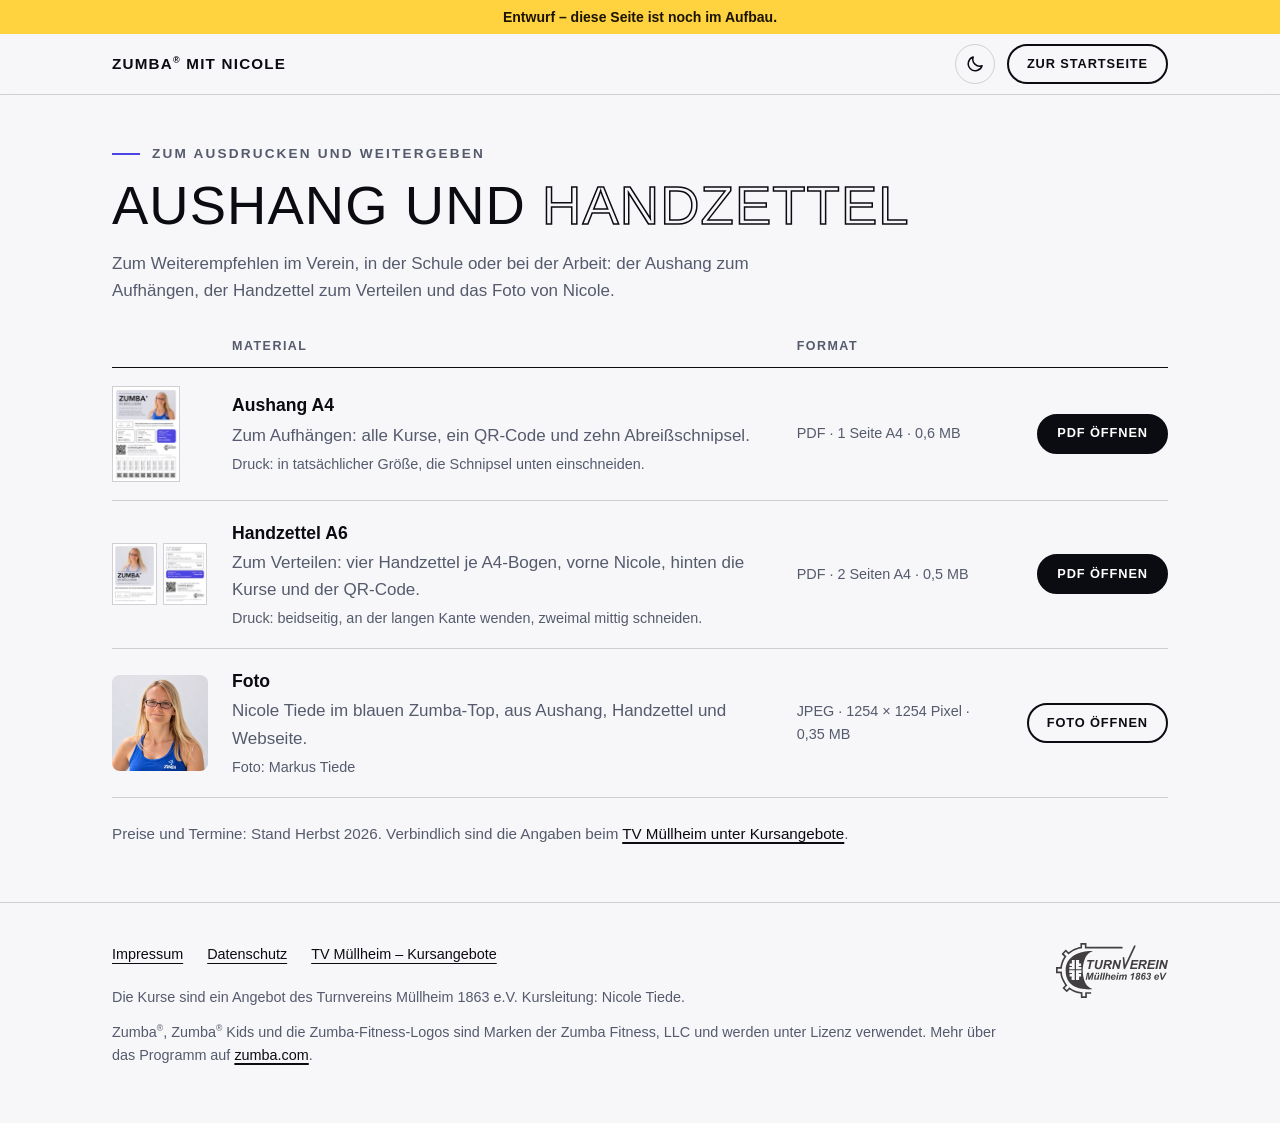
<file: docs/material.html>
<!doctype html>
<html lang="de">
<head>
  <meta charset="utf-8">
  <meta name="viewport" content="width=device-width, initial-scale=1">
  <title>Aushang und Handzettel – Zumba in Müllheim mit Nicole Tiede</title>
  <meta name="description" content="Aushang A4 und Handzettel A6 für die Zumba®-Kurse von Nicole Tiede beim TV Müllheim zum Ausdrucken und Weitergeben, dazu das Foto.">
  <!-- ENTWURF: vor Veröffentlichung entfernen, damit Suchmaschinen die Seite aufnehmen -->
  <meta name="robots" content="noindex">
  <meta name="theme-color" content="#f7f7fa">
  <meta property="og:type" content="website">
  <meta property="og:locale" content="de_DE">
  <meta property="og:site_name" content="Zumba mit Nicole">
  <meta property="og:title" content="Aushang und Handzettel – Zumba in Müllheim">
  <meta property="og:description" content="Zum Ausdrucken und Weitergeben: Aushang A4 mit Abreißschnipseln, Handzettel A6 und das Foto von Nicole.">
  <meta property="og:url" content="https://nicoletiede.github.io/material.html">
  <meta property="og:image" content="https://nicoletiede.github.io/assets/img/vorschau-aushang.jpg">
  <link rel="canonical" href="https://nicoletiede.github.io/material.html">
  <!-- setzt die gemerkte Darstellung (hell/dunkel), bevor die Seite gezeichnet wird -->
  <script src="assets/js/theme.js"></script>
  <link rel="stylesheet" href="assets/css/style.css">
</head>
<body>

<!-- ENTWURF: diese Leiste vor Veröffentlichung entfernen -->
<div class="draftbar">Entwurf – diese Seite ist noch im Aufbau.</div>

<header class="site-header">
  <div class="wrap">
    <a class="brand" href="index.html">Zumba<sup>®</sup> mit Nicole</a>
    <div class="header-actions">
      <button class="theme-toggle" type="button" aria-label="Dunkle Darstellung einschalten">
        <svg class="icon-moon" viewBox="0 0 24 24" aria-hidden="true"><path d="M20.5 14.2A8.5 8.5 0 0 1 9.8 3.5a8.5 8.5 0 1 0 10.7 10.7z" fill="none" stroke="currentColor" stroke-width="1.8" stroke-linejoin="round"/></svg>
        <svg class="icon-sun" viewBox="0 0 24 24" aria-hidden="true"><circle cx="12" cy="12" r="4.2" fill="none" stroke="currentColor" stroke-width="1.8"/><path d="M12 2.5V5M12 19v2.5M2.5 12H5M19 12h2.5M5.3 5.3l1.8 1.8M16.9 16.9l1.8 1.8M5.3 18.7l1.8-1.8M16.9 7.1l1.8-1.8" fill="none" stroke="currentColor" stroke-width="1.8" stroke-linecap="round"/></svg>
      </button>
      <a class="btn btn--ghost btn--small" href="index.html">Zur Startseite</a>
    </div>
  </div>
</header>

<main class="section material">
  <div class="wrap">
    <p class="eyebrow">Zum Ausdrucken und Weitergeben</p>
    <h1 class="page-title">Aushang und <span class="outline">Handzettel</span></h1>
    <p class="intro">Zum Weiterempfehlen im Verein, in der Schule oder bei der Arbeit: der Aushang zum Aufhängen, der Handzettel zum Verteilen und das Foto von Nicole.</p>

    <table class="downloads">
      <thead>
        <tr>
          <th scope="col"><span class="sr-only">Vorschau</span></th>
          <th scope="col">Material</th>
          <th scope="col">Format</th>
          <th scope="col"><span class="sr-only">Öffnen</span></th>
        </tr>
      </thead>
      <tbody>
        <tr>
          <td class="thumb"><img class="paper" src="assets/img/thumb-aushang.jpg" width="135" height="192" alt="Vorschau des Aushangs"></td>
          <th scope="row" class="item">
            <span class="item-title">Aushang A4</span>
            <span class="item-text">Zum Aufhängen: alle Kurse, ein QR-Code und zehn Abreißschnipsel.</span>
            <span class="item-tip">Druck: in tatsächlicher Größe, die Schnipsel unten einschneiden.</span>
          </th>
          <td class="format">PDF · 1&nbsp;Seite&nbsp;A4 · 0,6&nbsp;MB</td>
          <td class="action"><a class="btn btn--solid btn--small" href="material/Zumba-mit-Nicole-Aushang-A4.pdf" type="application/pdf" aria-label="Aushang A4 als PDF öffnen">PDF öffnen</a></td>
        </tr>
        <tr>
          <td class="thumb"><img class="paper paper--a6" src="assets/img/thumb-handzettel-vorne.jpg" width="88" height="124" alt="Vorschau der Vorderseite des Handzettels"><img class="paper paper--a6" src="assets/img/thumb-handzettel-hinten.jpg" width="88" height="124" alt="Vorschau der Rückseite des Handzettels"></td>
          <th scope="row" class="item">
            <span class="item-title">Handzettel A6</span>
            <span class="item-text">Zum Verteilen: vier Handzettel je A4-Bogen, vorne Nicole, hinten die Kurse und der QR-Code.</span>
            <span class="item-tip">Druck: beidseitig, an der langen Kante wenden, zweimal mittig schneiden.</span>
          </th>
          <td class="format">PDF · 2&nbsp;Seiten&nbsp;A4 · 0,5&nbsp;MB</td>
          <td class="action"><a class="btn btn--solid btn--small" href="material/Zumba-mit-Nicole-Handzettel-A6-Druckbogen-A4.pdf" type="application/pdf" aria-label="Handzettel A6 als PDF öffnen">PDF öffnen</a></td>
        </tr>
        <tr>
          <td class="thumb"><img class="photo-thumb" src="assets/img/thumb-foto.jpg" width="192" height="192" alt="Nicole Tiede im blauen Zumba-Top"></td>
          <th scope="row" class="item">
            <span class="item-title">Foto</span>
            <span class="item-text">Nicole Tiede im blauen Zumba-Top, aus Aushang, Handzettel und Webseite.</span>
            <span class="item-tip">Foto: Markus Tiede</span>
          </th>
          <td class="format">JPEG · 1254&nbsp;×&nbsp;1254&nbsp;Pixel · 0,35&nbsp;MB</td>
          <td class="action"><a class="btn btn--ghost btn--small" href="material/nicole-tiede-zumba.jpg" type="image/jpeg" aria-label="Foto von Nicole Tiede in voller Größe öffnen">Foto öffnen</a></td>
        </tr>
      </tbody>
    </table>

    <p class="note">Preise und Termine: Stand Herbst 2026. Verbindlich sind die Angaben beim <a href="https://www.tvmuellheim.de/kursangebote" rel="noopener">TV Müllheim unter Kursangebote</a>.</p>
  </div>
</main>

<footer class="site-footer">
  <div class="wrap">
    <nav aria-label="Rechtliches">
      <a href="impressum.html">Impressum</a>
      <a href="datenschutz.html">Datenschutz</a>
      <a href="https://www.tvmuellheim.de/kursangebote" rel="noopener">TV Müllheim – Kursangebote</a>
    </nav>
    <a class="tvm" href="https://www.tvmuellheim.de/" rel="noopener"><img src="assets/img/tvm-logo.svg" width="1323" height="654" loading="lazy" alt="Turnverein Müllheim 1863 e.V."></a>
    <p>Die Kurse sind ein Angebot des Turnvereins Müllheim 1863 e.V. Kursleitung: Nicole Tiede.</p>
    <p>Zumba<sup>®</sup>, Zumba<sup>®</sup> Kids und die Zumba-Fitness-Logos sind Marken der Zumba Fitness, LLC und werden unter Lizenz verwendet. Mehr über das Programm auf <a href="https://www.zumba.com/de-DE" rel="noopener">zumba.com</a>.</p>
  </div>
</footer>

</body>
</html>
</file>
<file: docs/assets/css/style.css>
/* Zumba mit Nicole – Einseiter
   Hell ist Standard. Die dunkle Darstellung folgt den Flyern 2026:
   schwarz, weiße Konturschrift, das Blau des Tops. */

:root {
  color-scheme: light;
  --bg: #f7f7fa;
  --bg-hero: #dddde4; /* Hintergrundton des hellen Porträts */
  --surface: #ffffff;
  --card-bg: #ffffff;
  --ink: #0b0b12;
  --muted: #555a6c;
  --line: rgba(11, 11, 18, 0.16);
  --accent: #4c45e4; /* Blau des Tops */
  --accent-ink: #3830c4; /* farbiger Text */
  --btn-bg: #0b0b12;
  --btn-fg: #ffffff;
  --btn-hover-bg: #4c45e4;
  --btn-hover-fg: #ffffff;
  --ghost-hover: rgba(11, 11, 18, 0.08);
  --header-bg: rgba(247, 247, 250, 0.86);
  --todo: #8a5200;
  --radius: 24px;
  --wrap: 1120px;
  --gutter: 20px;
  --font: "Avenir Next", "Segoe UI", "Helvetica Neue", Roboto, Arial, sans-serif;
}

:root[data-theme="dark"] {
  color-scheme: dark;
  --bg: #07070a;
  --bg-hero: #000000;
  --surface: #111118;
  --card-bg: transparent;
  --ink: #f6f6f8;
  --muted: #a9acba;
  --line: rgba(255, 255, 255, 0.16);
  --accent-ink: #b5baff;
  --btn-bg: #f6f6f8;
  --btn-fg: #000000;
  --btn-hover-bg: #b5baff;
  --btn-hover-fg: #000000;
  --ghost-hover: rgba(255, 255, 255, 0.12);
  --header-bg: rgba(0, 0, 0, 0.78);
  --todo: #ffd23f;
}

*,
*::before,
*::after {
  box-sizing: border-box;
}

html {
  scroll-behavior: smooth;
  scroll-padding-top: 76px;
  -webkit-text-size-adjust: 100%;
}

body {
  margin: 0;
  background: var(--bg);
  color: var(--ink);
  font-family: var(--font);
  font-size: 1.0625rem;
  line-height: 1.6;
  -webkit-font-smoothing: antialiased;
}

img {
  display: block;
  max-width: 100%;
  height: auto;
}

a {
  color: inherit;
}

a:focus-visible,
button:focus-visible,
summary:focus-visible {
  outline: 3px solid var(--accent-ink);
  outline-offset: 3px;
  border-radius: 6px;
}

h1,
h2,
h3,
p {
  margin: 0;
}

sup {
  font-size: 0.6em;
  vertical-align: super;
  line-height: 0;
}

h1 sup,
h2 sup {
  font-size: 0.45em;
}

.wrap {
  max-width: var(--wrap);
  margin: 0 auto;
  padding: 0 var(--gutter);
}

/* Konturschrift wie „KURS“ auf dem Flyer */
.outline {
  color: transparent;
  -webkit-text-stroke: 1.5px var(--ink);
}

.chev {
  width: 54px;
  height: 18px;
  flex: none;
}

/* Bilder, die nur in einer Darstellung erscheinen */
.theme-dark {
  display: none;
}

:root[data-theme="dark"] .theme-light {
  display: none;
}

:root[data-theme="dark"] .theme-dark {
  display: block;
}

/* ---------- Entwurfshinweise (vor Veröffentlichung entfernen) ---------- */

.draftbar {
  background: #ffd23f;
  color: #1a1400;
  font-size: 0.875rem;
  font-weight: 600;
  text-align: center;
  padding: 6px var(--gutter);
}

.todo {
  color: var(--todo);
  outline: 2px dashed var(--todo);
  outline-offset: 4px;
  border-radius: 4px;
}

/* ---------- Kopfzeile ---------- */

.site-header {
  position: sticky;
  top: 0;
  z-index: 20;
  background: var(--header-bg);
  -webkit-backdrop-filter: blur(12px);
  backdrop-filter: blur(12px);
  border-bottom: 1px solid var(--line);
}

.site-header .wrap {
  display: flex;
  align-items: center;
  justify-content: space-between;
  gap: 12px;
  min-height: 60px;
}

.brand {
  font-weight: 600;
  letter-spacing: 0.05em;
  text-transform: uppercase;
  text-decoration: none;
  font-size: 0.85rem;
  white-space: nowrap;
}

.nav {
  display: none;
  gap: 28px;
  font-size: 0.95rem;
}

.nav a {
  text-decoration: none;
  color: var(--muted);
}

.nav a:hover {
  color: var(--ink);
}

.header-actions {
  display: flex;
  align-items: center;
  gap: 8px;
}

/* Umschalter hell/dunkel – erscheint nur, wenn das Skript läuft */
.theme-toggle {
  display: none;
  align-items: center;
  justify-content: center;
  width: 40px;
  height: 40px;
  padding: 0;
  border: 1px solid var(--line);
  border-radius: 50%;
  background: transparent;
  color: var(--ink);
  cursor: pointer;
}

.js .theme-toggle {
  display: inline-flex;
}

.theme-toggle:hover {
  background: var(--ghost-hover);
}

.theme-toggle svg {
  width: 20px;
  height: 20px;
}

.theme-toggle .icon-sun,
:root[data-theme="dark"] .theme-toggle .icon-moon {
  display: none;
}

:root[data-theme="dark"] .theme-toggle .icon-sun {
  display: block;
}

/* ---------- Links im Fließtext: unterstrichen, in voller Textfarbe ---------- */

p a:not(.btn),
address a {
  color: var(--ink);
  text-decoration: underline;
  text-decoration-thickness: 1.5px;
  text-underline-offset: 3px;
}

p a:not(.btn):hover,
address a:hover {
  color: var(--accent-ink);
}

/* ---------- Buttons: die Pillenform steht nur für Aktionen ---------- */

.btn {
  display: inline-flex;
  align-items: center;
  justify-content: center;
  gap: 8px;
  min-height: 52px;
  padding: 12px 24px;
  border: 2px solid var(--ink);
  border-radius: 999px;
  font-weight: 600;
  font-size: 0.95rem;
  letter-spacing: 0.07em;
  text-transform: uppercase;
  text-decoration: none;
  text-align: center;
  transition: background-color 0.15s ease, color 0.15s ease, border-color 0.15s ease;
}

.btn--solid {
  background: var(--btn-bg);
  border-color: var(--btn-bg);
  color: var(--btn-fg);
}

.btn--solid:hover {
  background: var(--btn-hover-bg);
  border-color: var(--btn-hover-bg);
  color: var(--btn-hover-fg);
}

.btn--ghost:hover {
  background: var(--ghost-hover);
}

.btn--small {
  min-height: 40px;
  padding: 6px 14px;
  font-size: 0.78rem;
}

/* Textpfeil im Button, z. B. „Kurse ansehen ↓“ – Buttons tragen keine Emojis */
.btn__ico {
  font-size: 1.15em;
  line-height: 1;
  letter-spacing: 0;
}

/* ---------- Hero ---------- */

.hero {
  background: var(--bg-hero);
  overflow: hidden;
}

.hero__inner {
  display: grid;
}

.hero__media {
  order: -1;
  margin: 0 calc(var(--gutter) * -1);
}

.hero__media img {
  width: 100%;
  height: 100%;
  object-fit: cover;
}

/* hell: quadratisches Porträt, läuft unten in den Hintergrund aus */
.hero__media .theme-light {
  aspect-ratio: 1 / 1;
  height: auto;
  -webkit-mask-image: linear-gradient(to bottom, #000 58%, transparent 94%);
  mask-image: linear-gradient(to bottom, #000 58%, transparent 94%);
}

/* dunkel: hohes Porträt, läuft unten ins Schwarz aus */
:root[data-theme="dark"] .hero__media {
  height: min(60vh, 500px);
}

.hero__media .theme-dark {
  object-position: 50% 14%;
  -webkit-mask-image: linear-gradient(to bottom, #000 52%, transparent 98%);
  mask-image: linear-gradient(to bottom, #000 52%, transparent 98%);
}

.hero__text {
  position: relative;
  z-index: 1;
  margin-top: -44px;
  padding-bottom: 64px;
}

:root[data-theme="dark"] .hero__text {
  margin-top: -104px;
}

.eyebrow {
  display: flex;
  align-items: center;
  gap: 12px;
  color: var(--muted);
  font-size: 0.85rem;
  font-weight: 600;
  letter-spacing: 0.16em;
  text-transform: uppercase;
}

/* kurzer Akzentstrich vor der Dachzeile – reine Zierde, kein Link */
.eyebrow::before {
  content: "";
  flex: none;
  width: 28px;
  height: 2px;
  background: var(--accent);
}

.hero h1 {
  margin-top: 14px;
  font-weight: 600;
  text-transform: uppercase;
  line-height: 0.92;
}

.hero h1 .solid {
  display: block;
  font-size: clamp(4.4rem, 21vw, 8.5rem);
  letter-spacing: 0.01em;
}

.hero h1 .outline {
  display: block;
  margin-top: 0.12em;
  font-size: clamp(2.1rem, 10vw, 4.1rem);
  font-weight: 500;
  letter-spacing: 0.02em;
}

.tagline {
  margin-top: 22px;
  font-size: clamp(1.35rem, 4.6vw, 1.75rem);
  font-weight: 300;
  line-height: 1.25;
}

.lead {
  margin-top: 14px;
  max-width: 34em;
  color: var(--muted);
}

.lead strong {
  color: var(--ink);
  font-weight: 600;
}

/* gepunkteter Kasten wie „3 x jährlich / 10 Abende“ */
.facts {
  display: inline-grid;
  grid-auto-flow: column;
  gap: 36px;
  margin-top: 28px;
  padding: 14px 28px;
  border: 4px dotted var(--ink);
  text-align: center;
  text-transform: uppercase;
  line-height: 1.15;
  letter-spacing: 0.06em;
}

.facts b {
  display: block;
  font-size: 1.7rem;
  font-weight: 300;
}

.facts span {
  font-size: 0.9rem;
}

.starts {
  margin-top: 14px;
  font-size: 0.95rem;
  font-weight: 600;
}

.cta {
  display: flex;
  flex-wrap: wrap;
  gap: 12px;
  margin-top: 30px;
}

.byline {
  margin-top: 20px;
  color: var(--muted);
  font-size: 0.95rem;
}

/* ---------- Abschnitte ---------- */

.section {
  padding: 72px 0;
}

.section--line {
  border-top: 1px solid var(--line);
}

.section h2 {
  margin-top: 12px;
  font-size: clamp(2.1rem, 7vw, 3.4rem);
  font-weight: 300;
  line-height: 1.05;
  letter-spacing: 0.02em;
  text-transform: uppercase;
}

.section h2 .outline {
  font-weight: 500;
}

.intro {
  margin-top: 16px;
  max-width: 40em;
  color: var(--muted);
}

/* ---------- Kurse ---------- */

.courses {
  display: grid;
  gap: 16px;
  margin-top: 36px;
}

.course {
  position: relative;
  display: flex;
  flex-direction: column;
  padding: 28px;
  border: 2px solid var(--ink);
  border-radius: var(--radius);
  background: var(--card-bg);
  transition: border-color 0.15s ease, transform 0.15s ease;
}

/* Die ganze Karte führt zur Anmeldung; sichtbares Ziel ist der Button darin */
.course:hover,
.course:focus-within {
  border-color: var(--accent);
  transform: translateY(-2px);
}

.course__label {
  color: var(--muted);
  font-size: 0.78rem;
  font-weight: 600;
  letter-spacing: 0.12em;
  text-transform: uppercase;
}

.course__day {
  margin-top: 20px;
  font-size: 0.9rem;
  font-weight: 600;
  letter-spacing: 0.16em;
  text-transform: uppercase;
}

.course__time {
  font-size: 2.1rem;
  font-weight: 300;
  line-height: 1.15;
  font-variant-numeric: tabular-nums;
}

.course h3 {
  margin-top: 16px;
  font-size: 1.25rem;
  font-weight: 600;
}

.course__meta {
  margin-top: 4px;
  color: var(--muted);
  font-size: 0.98rem;
}

.course__price {
  margin-top: auto;
  padding-top: 20px;
  font-size: 0.98rem;
}

.course__price b {
  font-weight: 600;
}

.course__per {
  display: block;
  margin-bottom: 6px;
  color: var(--muted);
  font-size: 0.78rem;
  font-weight: 600;
  letter-spacing: 0.12em;
  text-transform: uppercase;
}

.course__action {
  align-self: flex-start;
  margin-top: 22px;
}

.course__action::after {
  content: "";
  position: absolute;
  inset: 0;
  border-radius: var(--radius);
}

/* Kids-Karte: in beiden Darstellungen blau mit weißer Schrift */
.course--kids {
  background: var(--accent);
  border-color: var(--accent);
  color: #fff;
}

.course--kids:hover,
.course--kids:focus-within {
  border-color: #fff;
}

.course--kids .course__label,
.course--kids .course__meta,
.course--kids .course__per {
  color: #fff;
}

.subhead {
  margin-top: 56px;
  font-size: 1.25rem;
  font-weight: 600;
}

/* Kursjahr: dreigeteilter gepunkteter Kasten */
.terms {
  display: grid;
  margin: 16px 0 0;
  padding: 0;
  list-style: none;
  border: 4px dotted var(--ink);
}

.terms li {
  padding: 16px 22px;
}

.terms li + li {
  border-top: 4px dotted var(--ink);
}

.terms span {
  display: block;
  color: var(--muted);
  font-size: 0.78rem;
  font-weight: 600;
  letter-spacing: 0.14em;
  text-transform: uppercase;
}

.terms b {
  display: block;
  margin-top: 2px;
  font-size: 1.2rem;
  font-weight: 400;
  line-height: 1.25;
  letter-spacing: 0.04em;
  text-transform: uppercase;
}

.note {
  margin-top: 24px;
  color: var(--muted);
  font-size: 0.95rem;
}

/* ---------- Was dich erwartet ---------- */

.split {
  display: grid;
  gap: 36px;
  align-items: center;
}

.photo {
  border-radius: var(--radius);
  width: 100%;
}

/* Video: Startbild und Player im selben 16:9-Rahmen, damit beim Abspielen nichts springt */
.video {
  margin: 0;
}

.video__frame {
  position: relative;
  aspect-ratio: 16 / 9;
  border-radius: var(--radius);
  background: #000;
  overflow: hidden;
}

.video__start {
  position: absolute;
  inset: 0;
  display: block;
}

.video__start:focus-visible {
  outline-offset: -6px;
  border-radius: var(--radius);
}

.video__start img,
.video__frame iframe {
  position: absolute;
  inset: 0;
  width: 100%;
  height: 100%;
  border: 0;
}

.video__start img {
  object-fit: cover;
  object-position: 50% 0; /* oben anschlagen, damit Nicoles Kopf ganz zu sehen ist */
}

.video__btn {
  position: absolute;
  left: 16px;
  bottom: 16px;
}

.video__start:hover .video__btn {
  background: var(--btn-hover-bg);
  border-color: var(--btn-hover-bg);
  color: var(--btn-hover-fg);
}

.video figcaption {
  margin-top: 12px;
  color: var(--muted);
  font-size: 0.9rem;
}

.video figcaption a {
  text-underline-offset: 4px;
}

.photo--tall {
  aspect-ratio: 4 / 5;
  object-fit: cover;
  object-position: 50% 10%;
}

.points {
  display: grid;
  gap: 22px;
  margin: 32px 0 0;
  padding: 0;
  list-style: none;
}

.points li {
  display: grid;
  grid-template-columns: 1.6rem 1fr;
  column-gap: 12px;
  align-items: baseline;
}

/* Emojis nur als kleine, zurückgenommene Listenzeichen – nicht in Buttons oder Überschriften */
.points .ico,
.icon-list .ico {
  line-height: 1;
  filter: saturate(0.65);
  opacity: 0.9;
}

.points .ico {
  font-size: 1.15rem;
}

.points h3 {
  font-size: 1.15rem;
  font-weight: 600;
}

.points p {
  margin-top: 2px;
  color: var(--muted);
}

/* ---------- Kids-Band: in beiden Darstellungen blau ---------- */

.kids {
  background: var(--accent);
  color: #fff;
}

.kids .eyebrow,
.kids .intro {
  color: #fff;
}

.kids .eyebrow::before {
  background: #fff;
}

.kids p a:not(.btn) {
  color: #fff;
}

.kids h2 .outline {
  display: block;
  margin-top: 0.08em;
  -webkit-text-stroke-color: #fff;
}

.kids p {
  max-width: 38em;
}

/* Eckdaten als schlichte Liste mit kleinem Emoji – bewusst keine Pillen, die sind Buttons vorbehalten */
.icon-list {
  display: grid;
  gap: 10px 36px;
  max-width: 50rem;
  margin: 24px 0 0;
  padding: 0;
  list-style: none;
}

.icon-list li {
  display: grid;
  grid-template-columns: 1.4rem 1fr;
  column-gap: 10px;
  align-items: baseline;
}

.icon-list .ico {
  font-size: 1rem;
}

.kids .btn--solid,
.course--kids .btn--solid {
  background: #fff;
  border-color: #fff;
  color: #0b0b12;
}

.kids .btn--solid:hover,
.course--kids .btn--solid:hover {
  background: #0b0b12;
  border-color: #0b0b12;
  color: #fff;
}

/* ---------- Über Nicole ---------- */

.about__text p + p {
  margin-top: 14px;
}

.about__text p {
  color: var(--muted);
}

.about__text p strong {
  color: var(--ink);
  font-weight: 600;
}

/* Nicoles eigene Worte */
.quote {
  margin: 24px 0 0;
  padding-left: 22px;
  border-left: 2px solid var(--accent);
}

.about__text .quote p {
  color: var(--ink);
  font-size: 1.12rem;
  line-height: 1.6;
}

.quals {
  margin-top: 30px;
  padding-top: 26px;
  border-top: 1px solid var(--line);
}

.quals h3 {
  font-size: 1.15rem;
  font-weight: 600;
}

.about__text .quals__label {
  margin-top: 18px;
  color: var(--muted);
  font-size: 0.78rem;
  font-weight: 600;
  letter-spacing: 0.14em;
  text-transform: uppercase;
}

/* Abschlüsse als Häkchenliste */
.checks {
  display: grid;
  gap: 4px;
  margin: 8px 0 0;
  padding: 0;
  list-style: none;
}

.checks li {
  position: relative;
  padding-left: 1.6em;
}

.checks li::before {
  content: "✓";
  position: absolute;
  left: 0;
  color: var(--accent-ink);
  font-weight: 600;
}

.textlink {
  display: inline-flex;
  align-items: center;
  gap: 10px;
  margin-top: 26px;
  font-weight: 600;
  text-underline-offset: 5px;
}

.textlink:hover {
  color: var(--accent-ink);
}

/* ---------- Anmeldung ---------- */

.steps {
  display: grid;
  gap: 28px;
  margin: 40px 0 0;
  padding: 0;
  list-style: none;
  counter-reset: step;
}

.steps li {
  counter-increment: step;
}

.steps li::before {
  content: counter(step);
  display: block;
  font-size: 4.2rem;
  font-weight: 500;
  line-height: 1;
  color: transparent;
  -webkit-text-stroke: 1.5px var(--ink);
}

.steps h3 {
  margin-top: 10px;
  font-size: 1.2rem;
  font-weight: 600;
  letter-spacing: 0.08em;
  text-transform: uppercase;
}

.steps p {
  margin-top: 6px;
  color: var(--muted);
}

.cards {
  display: grid;
  gap: 16px;
  margin-top: 48px;
}

.card {
  padding: 28px;
  border: 1px solid var(--line);
  border-radius: var(--radius);
  background: var(--surface);
}

.card h3 {
  font-size: 0.85rem;
  font-weight: 600;
  letter-spacing: 0.16em;
  text-transform: uppercase;
  color: var(--muted);
}

.card address {
  margin-top: 12px;
  font-style: normal;
  font-size: 1.1rem;
  line-height: 1.5;
}

.card p {
  margin-top: 10px;
  color: var(--muted);
  font-size: 0.98rem;
}

.card .cta {
  margin-top: 22px;
}

/* ---------- FAQ ---------- */

.faq {
  margin-top: 32px;
  border-top: 1px solid var(--line);
}

.faq details {
  border-bottom: 1px solid var(--line);
}

.faq summary {
  display: flex;
  justify-content: space-between;
  align-items: center;
  gap: 16px;
  padding: 20px 0;
  cursor: pointer;
  font-size: 1.1rem;
  font-weight: 600;
  list-style: none;
}

.faq summary::-webkit-details-marker {
  display: none;
}

.faq summary::after {
  content: "+";
  flex: none;
  font-size: 1.6rem;
  font-weight: 300;
  line-height: 1;
  color: var(--accent-ink);
}

.faq details[open] summary::after {
  content: "–";
}

.faq details p {
  max-width: 44em;
  padding: 0 0 22px;
  color: var(--muted);
}

/* ---------- Fußzeile ---------- */

.site-footer {
  padding: 40px 0 56px;
  border-top: 1px solid var(--line);
  color: var(--muted);
  font-size: 0.9rem;
}

.site-footer p + p {
  margin-top: 12px;
}

.site-footer nav {
  display: flex;
  flex-wrap: wrap;
  gap: 8px 24px;
  margin-bottom: 20px;
  color: var(--ink);
}

.site-footer a {
  text-underline-offset: 4px;
}

/* dezenter Hinweis im Fließtext der Fußzeile: graue Schrift, dünne Unterstreichung */
.site-footer p a.quiet {
  color: inherit;
  text-decoration-thickness: 1px;
}

.site-footer p a.quiet:hover {
  color: var(--accent-ink);
}

/* Logo des Veranstalters: klein, auf dem Handy unter den Verweisen, ab 720 px rechts daneben.
   Die Datei ist einfarbig schwarz; in der dunklen Darstellung wird sie umgekehrt. */
.tvm {
  display: block;
  width: 112px;
  margin-bottom: 20px;
}

.tvm img {
  width: 100%;
  opacity: 0.85;
  transition: opacity 0.15s ease;
}

.tvm:hover img {
  opacity: 1;
}

:root[data-theme="dark"] .tvm img {
  filter: invert(1);
}

@media (min-width: 720px) {
  .site-footer .wrap {
    display: grid;
    grid-template-columns: minmax(0, 1fr) auto;
    column-gap: 56px;
  }

  .site-footer .wrap > * {
    grid-column: 1;
  }

  .site-footer .wrap > .tvm {
    grid-column: 2;
    grid-row: 1 / span 4;
    margin-bottom: 0;
  }
}

/* Versionszeile: Nummer und Zeit werden in docs/index.html von Hand gepflegt */
.site-footer .version {
  margin-top: 24px;
  font-size: 0.8rem;
  font-variant-numeric: tabular-nums;
  letter-spacing: 0.02em;
}

/* ---------- Material: Aushang, Handzettel und Foto als kompakte Tabelle ---------- */

/* Nur für Vorlesegeräte sichtbar */
.sr-only {
  position: absolute;
  width: 1px;
  height: 1px;
  overflow: hidden;
  clip: rect(0 0 0 0);
  white-space: nowrap;
}

.section.material {
  padding: 48px 0 56px;
}

.material .page-title {
  margin-top: 12px;
  font-size: clamp(2.1rem, 7vw, 3.4rem);
  font-weight: 300;
  line-height: 1.05;
  letter-spacing: 0.02em;
  text-transform: uppercase;
}

.material .page-title .outline {
  font-weight: 500;
}

.downloads {
  width: 100%;
  margin-top: 32px;
  border-collapse: collapse;
}

.downloads thead th {
  padding: 0 16px 10px 0;
  border-bottom: 1px solid var(--ink);
  color: var(--muted);
  font-size: 0.78rem;
  font-weight: 600;
  letter-spacing: 0.12em;
  text-align: left;
  text-transform: uppercase;
}

.downloads tbody tr {
  border-bottom: 1px solid var(--line);
}

.downloads td,
.downloads tbody th {
  padding: 18px 16px 18px 0;
  font-weight: 400;
  text-align: left;
  vertical-align: middle;
}

/* Vorschaubilder in festen Maßen – keine prozentualen Höhen, damit jede Engine gleich rechnet */
.thumb {
  width: 120px;
}

.thumb img {
  display: inline-block;
  vertical-align: middle;
}

.thumb .paper {
  width: auto;
  height: 96px;
  border: 1px solid var(--line);
}

.thumb .paper--a6 {
  height: 62px;
}

.thumb .paper--a6 + .paper--a6 {
  margin-left: 6px;
}

.thumb .photo-thumb {
  width: 96px;
  height: 96px;
  border-radius: 8px;
}

.item-title {
  display: block;
  font-size: 1.1rem;
  font-weight: 600;
}

.item-text {
  display: block;
  margin-top: 2px;
  color: var(--muted);
}

.item-tip {
  display: block;
  margin-top: 4px;
  color: var(--muted);
  font-size: 0.9rem;
}

.downloads .format {
  width: 230px;
  color: var(--muted);
  font-size: 0.9rem;
  font-variant-numeric: tabular-nums;
}

.downloads .action {
  width: 1%;
  padding-right: 0;
  text-align: right;
  white-space: nowrap;
}

/* Schmal: jede Zeile als kleiner Block, Vorschau links, Text, Format und Button rechts daneben */
@media (max-width: 719px) {
  .downloads thead {
    display: none;
  }

  .downloads,
  .downloads tbody {
    display: block;
  }

  .downloads tbody tr {
    display: grid;
    grid-template-columns: 84px minmax(0, 1fr);
    column-gap: 16px;
    row-gap: 8px;
    padding: 18px 0;
  }

  .downloads tbody tr:first-child {
    border-top: 1px solid var(--line);
  }

  .downloads td,
  .downloads tbody th {
    display: block;
    width: auto;
    padding: 0;
  }

  .thumb {
    grid-row: 1 / span 3;
  }

  .thumb .paper {
    height: 84px;
  }

  .thumb .paper--a6 {
    height: 54px;
  }

  .thumb .paper--a6 + .paper--a6 {
    margin-left: 4px;
  }

  .thumb .photo-thumb {
    width: 84px;
    height: 84px;
  }

  .downloads .action {
    text-align: left;
  }
}

@media (orientation: landscape) and (min-width: 560px) and (max-height: 520px) {
  .material .page-title {
    margin-top: 8px;
    font-size: 2.1rem;
  }
}

/* ---------- Rechtstexte ---------- */

.legal {
  max-width: 46em;
  padding-top: 56px;
  padding-bottom: 72px;
}

.legal h1 {
  font-size: clamp(2rem, 7vw, 3rem);
  font-weight: 300;
  letter-spacing: 0.02em;
  text-transform: uppercase;
}

.legal h1 .outline {
  font-weight: 500;
}

.legal .cta {
  margin-top: 28px;
}

.legal h2 {
  margin-top: 36px;
  font-size: 1.2rem;
  font-weight: 600;
}

.legal p,
.legal ul {
  margin-top: 12px;
  color: var(--muted);
}

.legal ul {
  padding-left: 1.2em;
}

/* ---------- große Handys hochkant, kleine Tablets: Porträt nicht über die volle Breite aufziehen ---------- */

@media (min-width: 480px) and (max-width: 759px) and (min-height: 521px) {
  .hero__media {
    width: 440px;
    max-width: 100%;
    margin: 0 auto;
  }

  .hero__media .theme-light {
    -webkit-mask-image: linear-gradient(to bottom, #000 58%, transparent 94%),
      linear-gradient(to right, transparent 0, #000 14%, #000 86%, transparent 100%);
    -webkit-mask-composite: source-in;
    mask-image: linear-gradient(to bottom, #000 58%, transparent 94%),
      linear-gradient(to right, transparent 0, #000 14%, #000 86%, transparent 100%);
    mask-composite: intersect;
  }

  .hero__media .theme-dark {
    -webkit-mask-image: linear-gradient(to bottom, #000 52%, transparent 98%),
      linear-gradient(to right, transparent 0, #000 14%, #000 86%, transparent 100%);
    -webkit-mask-composite: source-in;
    mask-image: linear-gradient(to bottom, #000 52%, transparent 98%),
      linear-gradient(to right, transparent 0, #000 14%, #000 86%, transparent 100%);
    mask-composite: intersect;
  }
}

/* ---------- ab Tablet; gilt auch für Handys im Querformat (breit, aber niedrig) ---------- */

@media (min-width: 720px), (orientation: landscape) and (min-width: 560px) and (max-height: 520px) {
  :root {
    --gutter: 32px;
  }

  .icon-list {
    grid-template-columns: 1fr 1fr;
  }

  .brand {
    font-size: 0.95rem;
    letter-spacing: 0.08em;
  }

  .nav {
    display: flex;
  }

  .header-actions {
    gap: 12px;
  }

  .btn--small {
    padding: 6px 18px;
    font-size: 0.8rem;
  }

  .section {
    padding: 104px 0;
  }

  .courses {
    grid-template-columns: repeat(3, 1fr);
  }

  .terms {
    grid-template-columns: repeat(3, 1fr);
  }

  .terms li + li {
    border-top: 0;
    border-left: 4px dotted var(--ink);
  }

  .steps {
    grid-template-columns: repeat(3, 1fr);
    gap: 40px;
  }

  .cards {
    grid-template-columns: 1fr 1fr;
  }

  .split {
    grid-template-columns: 1fr 1fr;
    gap: 56px;
  }

  .split--narrow-media {
    grid-template-columns: 0.8fr 1.2fr;
    align-items: start;
  }
}

/* ---------- Tablet, Desktop und Handy-Querformat: Porträt rechts neben dem Text ---------- */

@media (min-width: 760px), (orientation: landscape) and (min-width: 560px) and (max-height: 520px) {
  .hero__inner {
    grid-template-columns: 1.15fr 0.85fr;
    align-items: center;
    gap: 24px;
    min-height: min(88vh, 800px);
  }

  .hero__text,
  :root[data-theme="dark"] .hero__text {
    margin-top: 0;
    padding: 72px 0;
  }

  .hero h1 .solid {
    font-size: clamp(5rem, 9.6vw, 8.5rem);
  }

  .hero h1 .outline {
    font-size: clamp(2.4rem, 4.6vw, 4.1rem);
  }

  /* hell: Porträt steht auf der Unterkante, oben und seitlich weich auslaufend */
  .hero__media {
    order: 2;
    align-self: end;
    margin: 0 calc(var(--gutter) * -1) 0 -18%;
  }

  .hero__media .theme-light {
    -webkit-mask-image: linear-gradient(to bottom, transparent 0, #000 16%),
      linear-gradient(to right, transparent 0, #000 16%, #000 90%, transparent 100%);
    -webkit-mask-composite: source-in;
    mask-image: linear-gradient(to bottom, transparent 0, #000 16%),
      linear-gradient(to right, transparent 0, #000 16%, #000 90%, transparent 100%);
    mask-composite: intersect;
  }

  /* dunkel: hohes Porträt über die ganze Höhe, unten und seitlich ins Schwarz */
  :root[data-theme="dark"] .hero__inner {
    grid-template-columns: 1.15fr 0.85fr;
    min-height: min(90vh, 840px);
  }

  :root[data-theme="dark"] .hero__media {
    align-self: stretch;
    height: auto;
    min-height: min(90vh, 840px);
    margin: 0 calc(var(--gutter) * -1) 0 0;
  }

  .hero__media .theme-dark {
    object-position: 50% 0;
    -webkit-mask-image: linear-gradient(to bottom, #000 72%, transparent 100%),
      linear-gradient(to right, transparent 0, #000 12%, #000 86%, transparent 100%);
    -webkit-mask-composite: source-in;
    mask-image: linear-gradient(to bottom, #000 72%, transparent 100%),
      linear-gradient(to right, transparent 0, #000 12%, #000 86%, transparent 100%);
    mask-composite: intersect;
  }
}

/* ---------- Handy im Querformat: wenig Höhe, deshalb alles kompakter ----------
   Ziel: Überschrift, Buttons und Porträt passen auf den ersten Bildschirm. */

@media (orientation: landscape) and (min-width: 560px) and (max-height: 520px) {
  :root {
    --gutter: 24px;
  }

  html {
    scroll-padding-top: 60px;
  }

  .site-header .wrap {
    min-height: 48px;
    gap: 10px;
  }

  .brand {
    font-size: 0.8rem;
    letter-spacing: 0.05em;
  }

  .nav {
    gap: 16px;
    font-size: 0.85rem;
  }

  .header-actions {
    gap: 8px;
  }

  .theme-toggle {
    width: 34px;
    height: 34px;
  }

  .btn--small {
    min-height: 34px;
    padding: 4px 14px;
    font-size: 0.74rem;
  }

  /* Hero: Buttons rücken direkt unter die Überschrift, der Rest folgt darunter */
  .hero__inner,
  :root[data-theme="dark"] .hero__inner {
    grid-template-columns: 1.25fr 0.75fr;
    align-items: start;
    gap: 16px;
    min-height: 0;
  }

  .hero__text,
  :root[data-theme="dark"] .hero__text {
    display: flex;
    flex-direction: column;
    align-items: flex-start;
    padding: 18px 0 36px;
  }

  .hero__text > * {
    order: 5;
  }

  .hero__text .eyebrow {
    order: 1;
  }

  .hero__text h1 {
    order: 2;
    margin-top: 8px;
  }

  .hero__text .tagline {
    order: 3;
    margin-top: 10px;
    font-size: 1.15rem;
  }

  .hero__text .cta {
    order: 4;
    gap: 8px;
    margin-top: 14px;
  }

  .hero h1 .solid {
    font-size: clamp(2.8rem, 15vh, 3.6rem);
  }

  .hero h1 .outline {
    font-size: clamp(1.35rem, 7.2vh, 1.75rem);
    -webkit-text-stroke-width: 1px;
  }

  .eyebrow {
    font-size: 0.75rem;
    letter-spacing: 0.12em;
  }

  .hero .btn {
    min-height: 42px;
    padding: 8px 18px;
    font-size: 0.78rem;
  }

  .hero .lead {
    margin-top: 20px;
  }

  /* Porträt oben anschlagen, damit das Gesicht ohne Scrollen zu sehen ist */
  .hero__media,
  :root[data-theme="dark"] .hero__media {
    align-self: start;
    min-height: 0;
    margin: 0 calc(var(--gutter) * -1) 0 -10%;
  }

  .hero__media .theme-light {
    -webkit-mask-image: linear-gradient(to bottom, transparent 0, #000 12%, #000 74%, transparent 100%),
      linear-gradient(to right, transparent 0, #000 16%, #000 90%, transparent 100%);
    -webkit-mask-composite: source-in;
    mask-image: linear-gradient(to bottom, transparent 0, #000 12%, #000 74%, transparent 100%),
      linear-gradient(to right, transparent 0, #000 16%, #000 90%, transparent 100%);
    mask-composite: intersect;
  }

  :root[data-theme="dark"] .hero__media {
    height: calc(100vh - 48px);
    max-height: 420px;
  }

  .hero__media .theme-dark {
    object-position: 50% 6%;
  }

  .section {
    padding: 44px 0;
  }

  .section h2 {
    margin-top: 8px;
    font-size: 2.1rem;
  }

  .section h2 .outline {
    -webkit-text-stroke-width: 1.2px;
  }

  .courses {
    gap: 12px;
    margin-top: 24px;
  }

  .course {
    padding: 18px;
  }

  .course__time {
    font-size: 1.45rem;
  }

  .course__action {
    align-self: stretch;
  }

  .steps {
    gap: 24px;
  }

  .split {
    gap: 32px;
    align-items: start;
  }

  .points {
    margin-top: 20px;
    gap: 16px;
  }
}

/* sehr schmale Querformate: für die Menüpunkte reicht der Platz nicht */
@media (orientation: landscape) and (max-height: 520px) and (max-width: 619px) {
  .nav {
    display: none;
  }
}

@media (prefers-reduced-motion: reduce) {
  html {
    scroll-behavior: auto;
  }

  .btn,
  .course {
    transition: none;
  }

  .course:hover,
  .course:focus-within {
    transform: none;
  }
}
</file>
